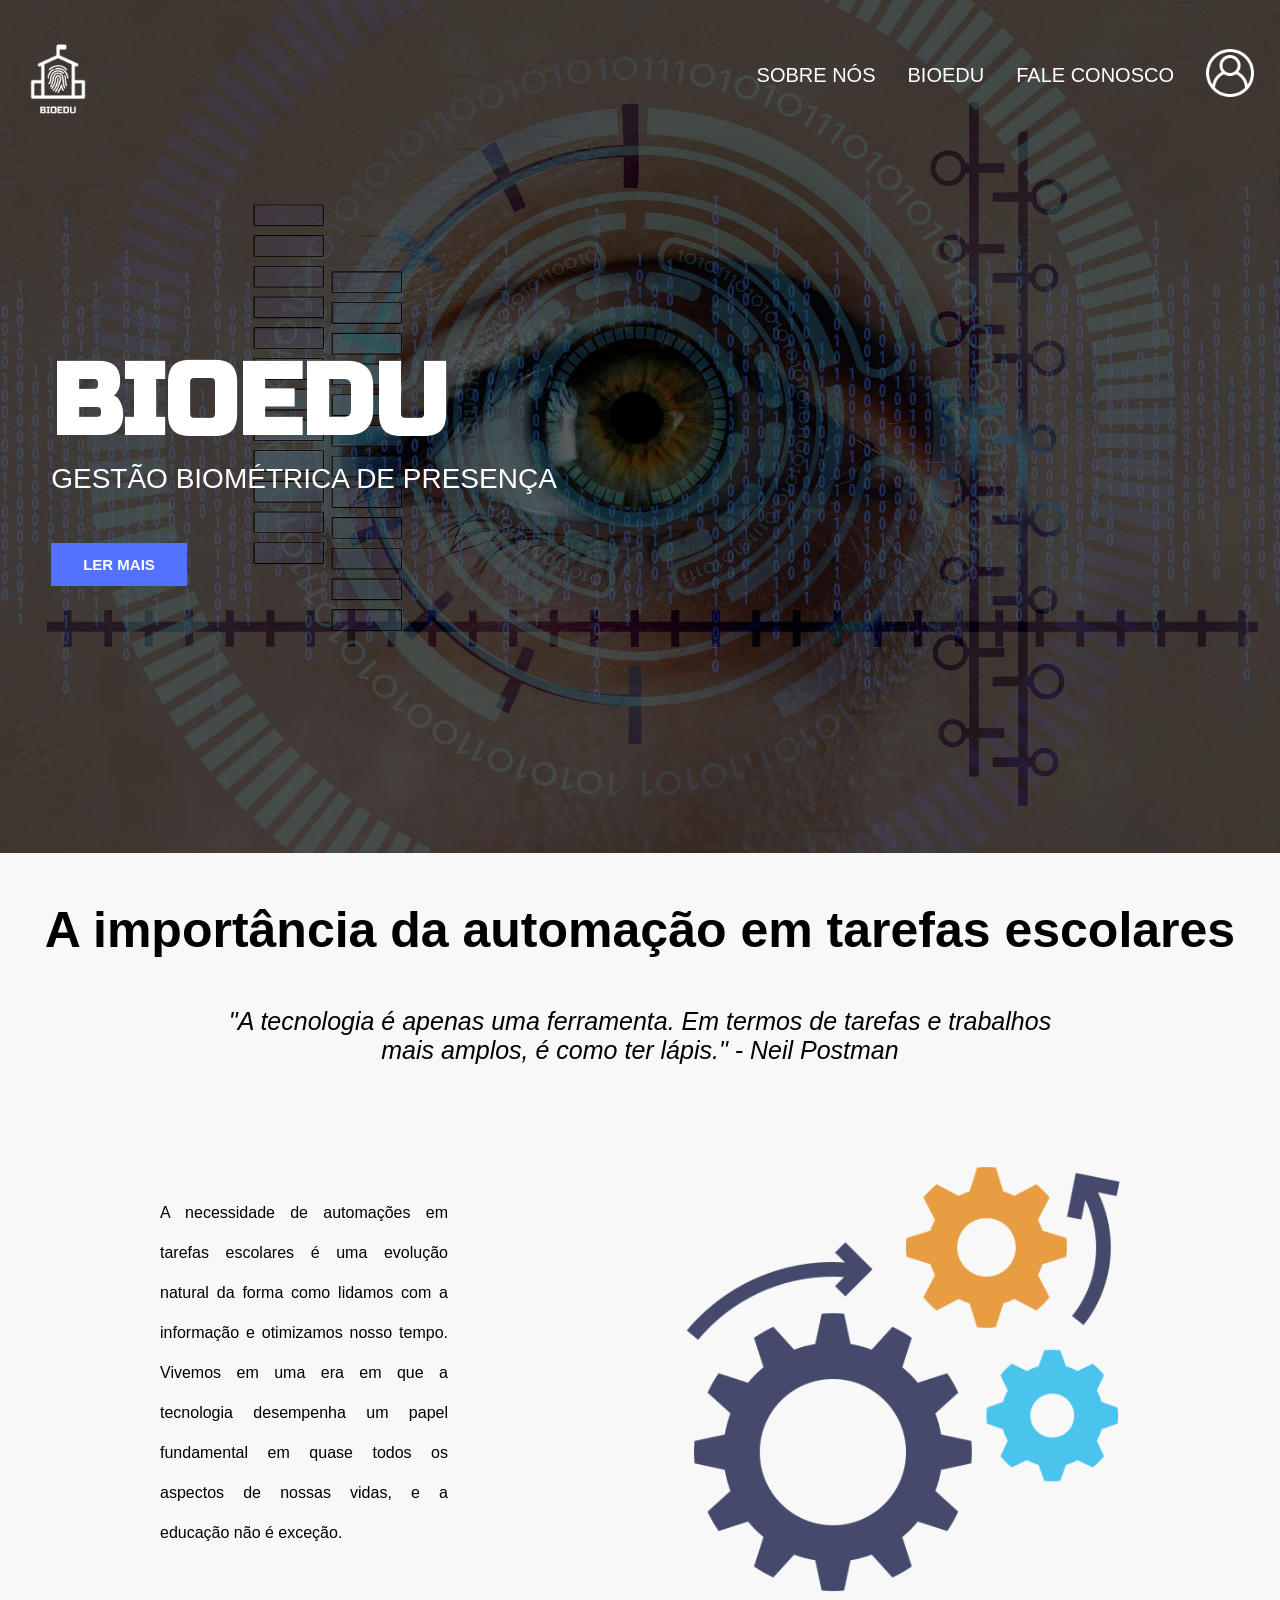
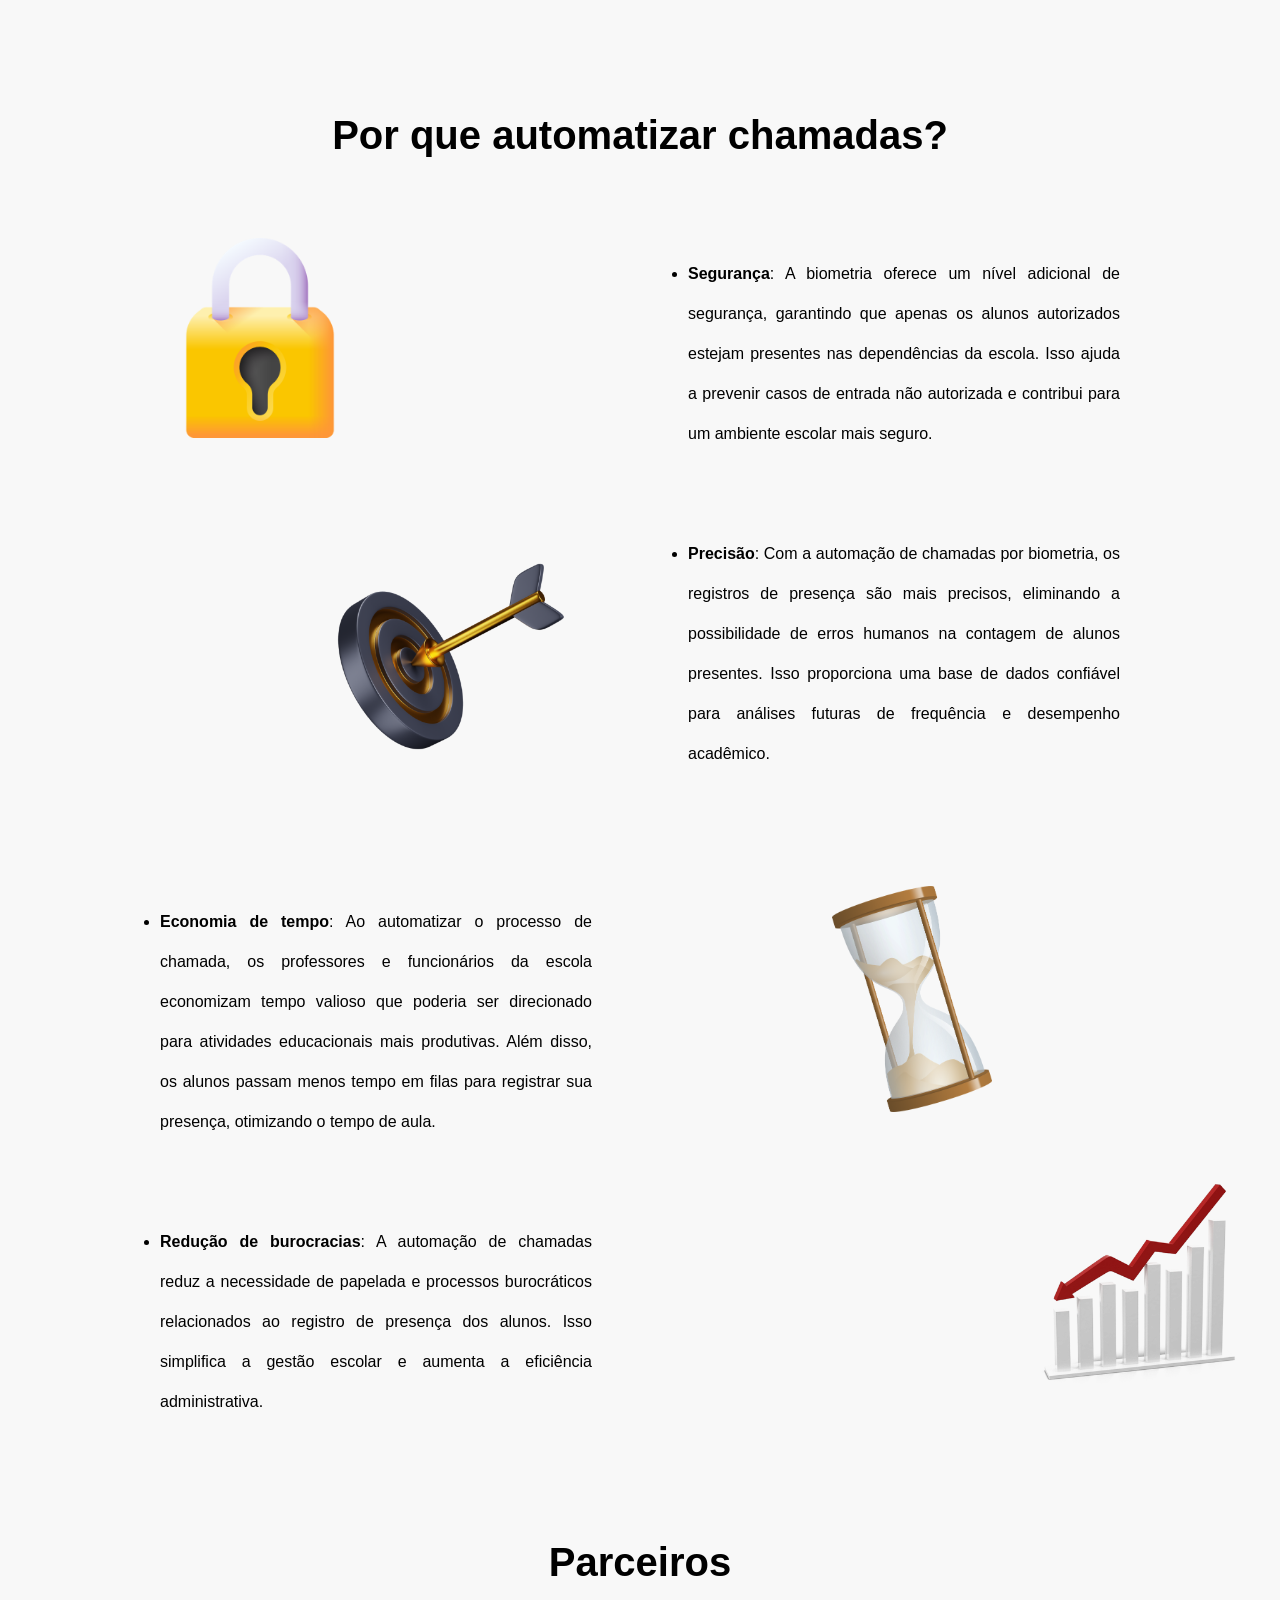
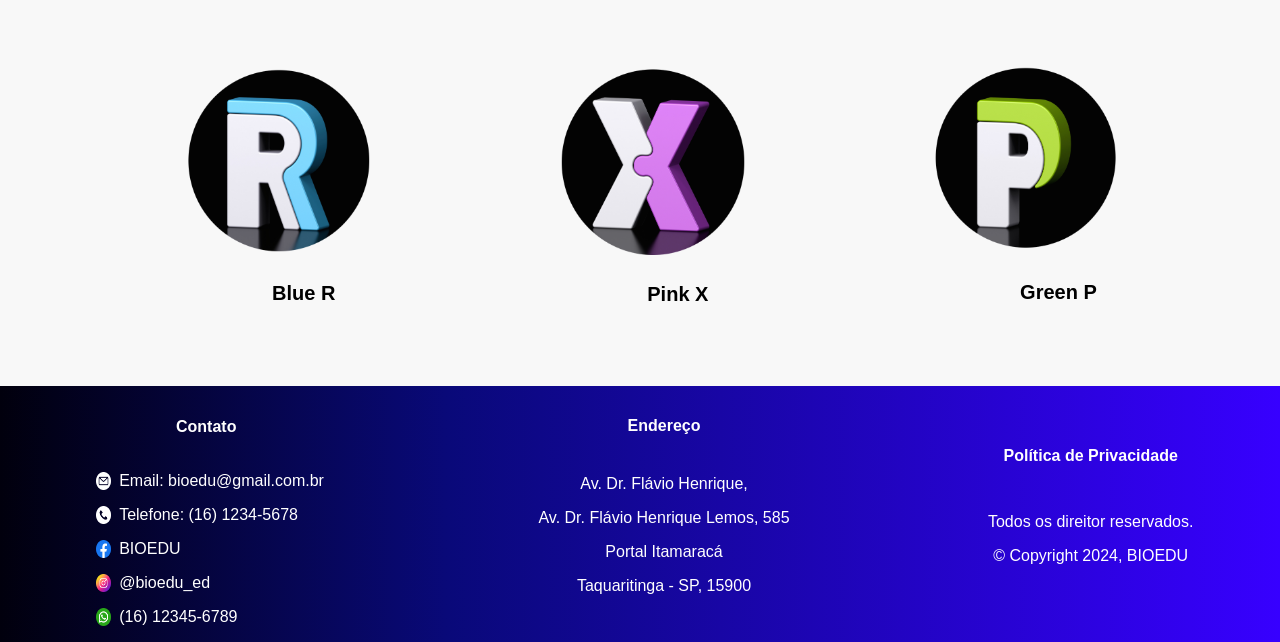
<file: index.html>
<!DOCTYPE html>
<html lang="pt-br">

<head>
    <meta charset="UTF-8">
    <meta name="viewport" content="width=device-width, initial-scale=1.0">
    <link rel="icon" href="favicon_io/favicon-16x16.png">
    <link rel="stylesheet" href="CSS/styleInicio.css">
    <title>BIOEDU - Gestão biométrica de presença</title>
</head>

<body>
    <section class="banner">
        <img src="imagens/plano de fundo.jpg" alt="Imagem de um olho sendo escaneado por biometria">
    </section>

    <a href="index.html"><img class="logo" src="imagens/LOGO - BIOEDU - BRANCO ESCRITO.png" alt="Logo BioEdu"></a>
    
    <header>

        <nav class="nav">

            <button class="hamburger"></button>

            <ul class="menu1">
                
                <li><a href="sobreNos.html">SOBRE NÓS</a></li>
                
                <li><a href="bioedu.html">BIOEDU</a></li>

                <li><a href="faleConosco.html">FALE CONOSCO</a></li>
            </ul>

            <a href="login.html"><img class="imgLogin" src="imagens/login.png" alt="Ícone de login" width="48px"></a>
        </nav>
    </header>

    <main>
        <div class="tituloBioEdu">
            <h1>BIOEDU</h1>
            <p>GESTÃO BIOMÉTRICA DE PRESENÇA</p>

            <button class="btnMais" onclick="rolar('#conteudo1')">LER MAIS</button>
        </div>

        <section id="conteudo1">
            <h2>A importância da automação em tarefas escolares</h2>

            <p class="citacao"><em>"A tecnologia é apenas uma ferramenta. Em termos de tarefas e trabalhos <br>
                    mais amplos, é como ter lápis." - Neil Postman</em></p>
        </section>

        <section id="conteudo2">
            <div class="ladoTexto">
                <p class="parag1">
                    A necessidade de automações em tarefas
                    escolares é uma evolução natural da forma
                    como lidamos com a informação e
                    otimizamos nosso tempo. Vivemos em
                    uma era em que a tecnologia desempenha
                    um papel fundamental em quase todos os
                    aspectos de nossas vidas, e a educação
                    não é exceção.
                </p>
            </div>

            <div class="ladoImagem">
                <img class="engrenagens" src="imagens/engineering.png" alt="Engrenagens coloridas" width="500px">
            </div>
        </section>


        <section id="conteudo3">
            <h3>Por que automatizar chamadas?</h3>

            <div class="ladoTexto2">
                <ul class="parag2">
                    <li><strong>Segurança</strong>: A biometria oferece um nível adicional de segurança, garantindo que
                        apenas os alunos autorizados estejam presentes nas dependências da escola. Isso ajuda a prevenir
                        casos de entrada não autorizada e contribui para um ambiente escolar mais seguro.
                    </li>
                    <br><br>
                    <li><strong>Precisão</strong>: Com a automação de chamadas por biometria, os registros de presença
                        são mais precisos, eliminando a possibilidade de erros humanos na contagem de alunos presentes.
                        Isso proporciona uma base de dados confiável para análises futuras de frequência e desempenho
                        acadêmico.</li>
                </ul>
            </div>

            <div class="ladoImagem2">
                <img class="lock" src="imagens/3d-lock.png" alt="Cadeado em 3D">
                <img class="alvo" src="imagens/target-dynamic-premium.png" alt="Flecha acertando um alvo precisamente">
            </div>
        </section>

        <section id="conteudo4">

            <div class="ladoTexto3">
                <ul class="parag3">
                    <li><strong>Economia de tempo</strong>: Ao automatizar o processo de chamada, os professores e
                        funcionários da escola economizam tempo valioso que poderia ser direcionado para atividades
                        educacionais mais produtivas. Além disso, os alunos passam menos tempo em filas para registrar
                        sua presença, otimizando o tempo de aula.
                    </li>
                    <br><br>
                    <li><strong>Redução de burocracias</strong>: A automação de chamadas reduz a necessidade de papelada
                        e processos burocráticos relacionados ao registro de presença dos alunos. Isso simplifica a
                        gestão escolar e aumenta a eficiência administrativa.
                    </li>
                </ul>
            </div>

            <div class="ladoImagem3">
                <img class="tempo" src="imagens/hourglass-1046841_1280.png" alt="Ampulheta">
                <img class="grafico" src="imagens/pngwing.com (1).png" alt="Flecha acertando um alvo precisamente">
            </div>
        </section>

        <section class="parceiros">
            <h3>Parceiros</h3>

            <div class="logoParc">
                <div class="parc">
                    <img src="imagens/R.png" alt="Logo de um R branco em azul">
                    <p><strong>Blue R</strong></p>
                </div>

                <div class="parc">
                    <img src="imagens/X.png" alt="Logo de um X branco e rosa">
                    <p><strong>Pink X</strong></p>
                </div>

                <div class="parc">
                    <img src="imagens/P.png" alt="Logo de um P branco e verde">
                    <p><strong>Green P</strong></p>
                </div>
            </div>
        </section>
    </main>

    <footer>
        <div class="contato">
            <h4>Contato</h4> <br><br>

            <div class="email">
                <img src="imagens/email.png" alt="Ícone de email" width="4%">
                <p>Email: bioedu@gmail.com.br</p>
            </div>

            <div class="telefone">
                <img src="imagens/phone-call.png" alt="Ícone de um telefone" width="4%">
                <p>Telefone: (16) 1234-5678</p>
            </div>

            <div class="facebook">
                <img src="imagens/facebook.png" alt="Ícone do Facebook" width="4%">
                <p>BIOEDU</p>
            </div>

            <div class="instagram">
                <img src="imagens/instagram.png" alt="Ícone do Instagram" width="4%">
                <p>@bioedu_ed</p>
            </div>

            <div class="whatsapp">
                <img src="imagens/whatsapp.png" alt="Ícone do Whatsapp" width="4%">
                <p>(16) 12345-6789</p>
            </div>
        </div>

        <div class="endereco">
            <h4>Endereço</h4>
            <p>Av. Dr. Flávio Henrique,</p>

            <p>Av. Dr. Flávio Henrique Lemos, 585</p>

            <p>Portal Itamaracá</p>

            <p>Taquaritinga - SP, 15900</p>
        </div>

        <div class="politica">
            <h4>Política de Privacidade</h4>

            <div>
                <p>Todos os direitor reservados.</p>

                <p>&copy; Copyright 2024, BIOEDU</p>
            </div>
        </div>
    </footer>

    <div vw class="enabled">
        <div vw-access-button class="active"></div>
        <div vw-plugin-wrapper>
            <div class="vw-plugin-top-wrapper"></div>
        </div>
    </div>
    <script src="https://vlibras.gov.br/app/vlibras-plugin.js"></script>
    <script>
        new window.VLibras.Widget('https://vlibras.gov.br/app');
    </script>
</body>
<script src="JS/script.js"></script>

</html>
</file>
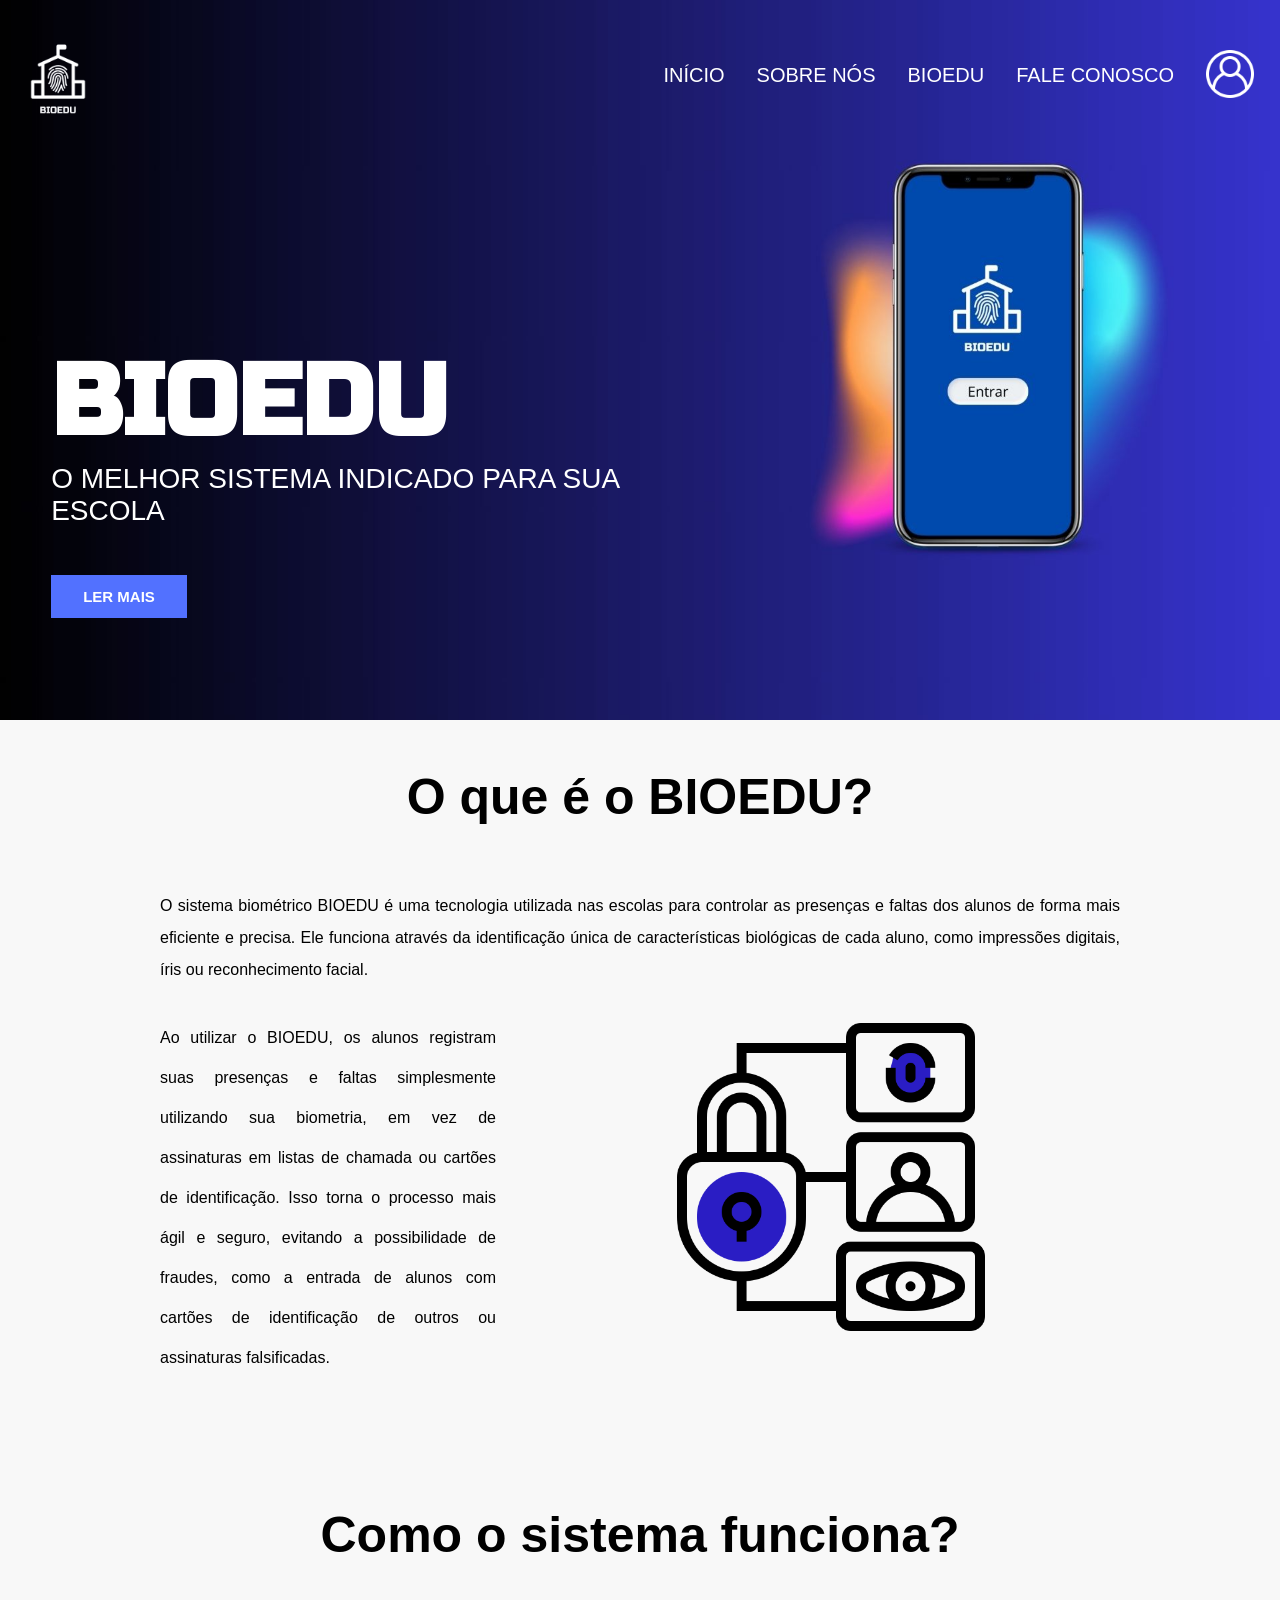
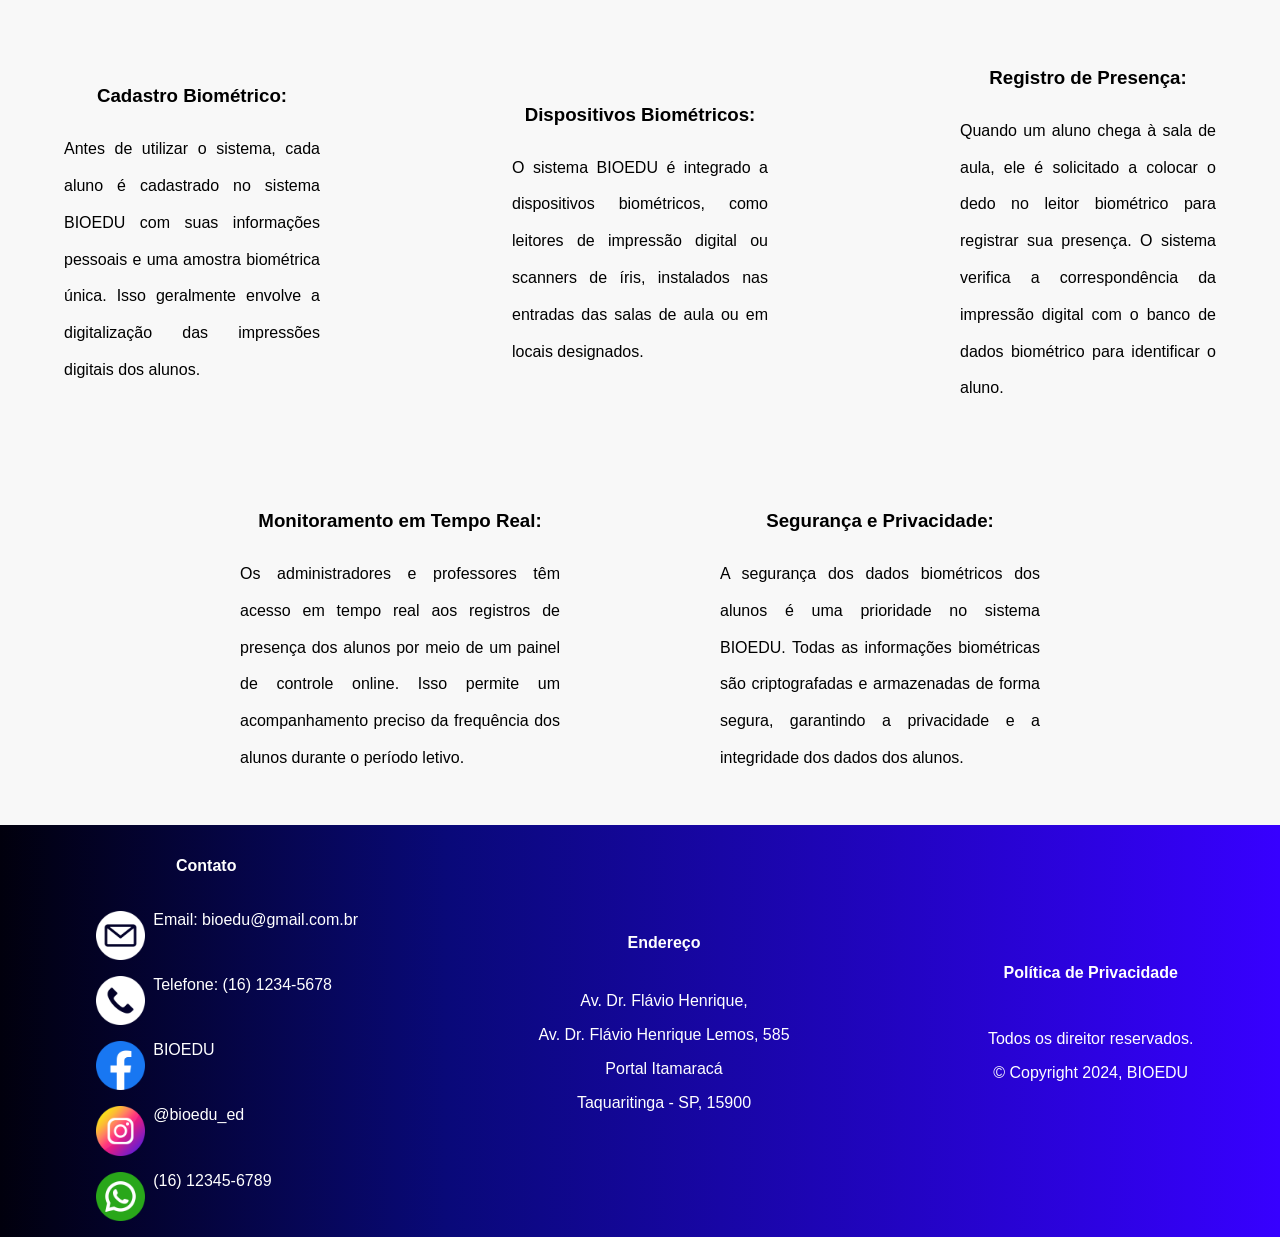
<file: bioedu.html>
<!DOCTYPE html>
<html lang="pt-br">
<head>
    <meta charset="UTF-8">
    <meta name="viewport" content="width=device-width, initial-scale=1.0">
    <link rel="icon" href="favicon_io/favicon-16x16.png">  
    <link rel="stylesheet" href="CSS/styleBioedu.css">
    <title>BIOEDU</title>
</head>
<body>

    <section class="banner">
        <img src="imagens/plano de fundo-BIOEDU.jpg" alt="Um fundo de gradiente do preto para o azul">
    </section>   

    <a href="index.html"><img class="logo" src="imagens/LOGO - BIOEDU - BRANCO ESCRITO.png" alt="Logo BioEdu"></a>
    
    <header>

        <nav class="nav">

            <button class="hamburger"></button>

            <ul class="menu1">

                <li><a href="index.html">INÍCIO</a></li>
                
                <li><a href="sobreNos.html">SOBRE NÓS</a></li>
                
                <li><a href="bioedu.html">BIOEDU</a></li>

                <li><a href="faleConosco.html">FALE CONOSCO</a></li>
            </ul>

            <a href="login.html"><img class="imgLogin" src="imagens/login.png" alt="Ícone de login" width="48px"></a>
        </nav>
    </header>

    <main>
        <div class="tituloBioEdu">
            <h1>BIOEDU</h1>
            <p>O MELHOR SISTEMA INDICADO PARA SUA ESCOLA</p>

            <button class="btnMais" onclick="rolar('#conteudo1')">LER MAIS</button>
        </div>

        <div id="conteudo1">
            <h2>O que é o BIOEDU?</h2>
    
                <p class="p1_bioedu">O sistema biométrico BIOEDU é uma tecnologia utilizada nas escolas para controlar as presenças e faltas dos alunos de forma mais eficiente e precisa. Ele funciona através da identificação única de características biológicas de cada aluno, como impressões digitais, íris ou reconhecimento facial.</p>
        </div>

        <div class="conteudo2_bioedu">
            <div class="ladoTexto_bioedu">
                <p class="parag1_bioedu">
                    Ao utilizar o BIOEDU, os alunos registram suas presenças e faltas simplesmente utilizando sua biometria, em vez de assinaturas em listas de chamada ou cartões de identificação. Isso torna o processo mais ágil e seguro, evitando a possibilidade de fraudes, como a entrada de alunos com cartões de identificação de outros ou assinaturas falsificadas.
                </p>
        </div>

            <div class="ladoImagem_bioedu">
                <img class="biometric" src="imagens/biometric.png" alt="Ícone representando um sistema de biometria" width="350px">
            </div>
        </div>

        <h2 class="titulo3_bioedu">Como o sistema funciona?</h2>

        <div class="conteudo3_bioedu">
            
            <div class="pt1">
                <h3><strong>Cadastro Biométrico:</strong></h3>

                <p>Antes de utilizar o sistema, cada aluno é cadastrado no sistema BIOEDU com suas informações pessoais e uma amostra biométrica única. Isso geralmente envolve a digitalização das impressões digitais dos alunos.</p>
            </div>

            <div class="pt2">
                <h3><strong>Dispositivos Biométricos:</strong></h3>

                <p>O sistema BIOEDU é integrado a dispositivos biométricos, como leitores de impressão digital ou scanners de íris, instalados nas entradas das salas de aula ou em locais designados.</p>
            </div>

            <div class="pt3">
                <h3><strong>Registro de Presença:</strong></h3>

                <p>Quando um aluno chega à sala de aula, ele é solicitado a colocar o dedo no leitor biométrico para registrar sua presença. O sistema verifica a correspondência da impressão digital com o banco de dados biométrico para identificar o aluno.</p>
            </div>

            <div class="pt4">
                <h3><strong>Monitoramento em Tempo Real:</strong></h3>

                <p>Os administradores e professores têm acesso em tempo real aos registros de presença dos alunos por meio de um painel de controle online. Isso permite um acompanhamento preciso da frequência dos alunos durante o período letivo.</p>
            </div>

            <div class="pt5">
                <h3><strong>Segurança e Privacidade:</strong></h3>

                <p>A segurança dos dados biométricos dos alunos é uma prioridade no sistema BIOEDU. Todas as informações biométricas são criptografadas e armazenadas de forma segura, garantindo a privacidade e a integridade dos dados dos alunos.</p>
            </div>
        </div>
    </main>

    <footer>
        <div class="contato">
            <h4>Contato</h4> <br><br>

           <div class="email">
                <img src="imagens/email.png" alt="Ícone de email" width="4%">
                <p>Email: bioedu@gmail.com.br</p>
           </div>

           <div class="telefone">
                <img src="imagens/phone-call.png" alt="Ícone de um telefone" width="4%">
                <p>Telefone: (16) 1234-5678</p>
           </div>

           <div class="facebook">
                <img src="imagens/facebook.png" alt="Ícone do Facebook" width="4%">
                <p>BIOEDU</p>
           </div>

            <div class="instagram">
                <img src="imagens/instagram.png" alt="Ícone do Instagram" width="4%">
                <p>@bioedu_ed</p>
            </div>

            <div class="whatsapp">
                <img src="imagens/whatsapp.png" alt="Ícone do Whatsapp" width="4%">
                <p>(16) 12345-6789</p>
            </div>
        </div>

        <div class="endereco">
            <h4>Endereço</h4>
                <p>Av. Dr. Flávio Henrique,</p>

                <p>Av. Dr. Flávio Henrique Lemos, 585</p>

                <p>Portal Itamaracá</p>

                <p>Taquaritinga - SP, 15900</p>
        </div>

        <div class="politica">
            <h4>Política de Privacidade</h4>

            <div>
                <p>Todos os direitor reservados.</p>

                <p>&copy; Copyright 2024, BIOEDU</p>
            </div>
        </div>
    </footer>

    <div vw class="enabled">
        <div vw-access-button class="active"></div>
        <div vw-plugin-wrapper>
          <div class="vw-plugin-top-wrapper"></div>
        </div>
      </div>
      <script src="https://vlibras.gov.br/app/vlibras-plugin.js"></script>
      <script>
        new window.VLibras.Widget('https://vlibras.gov.br/app');
      </script>
</body>
<script src="JS/script.js"></script>
</html>
</file>
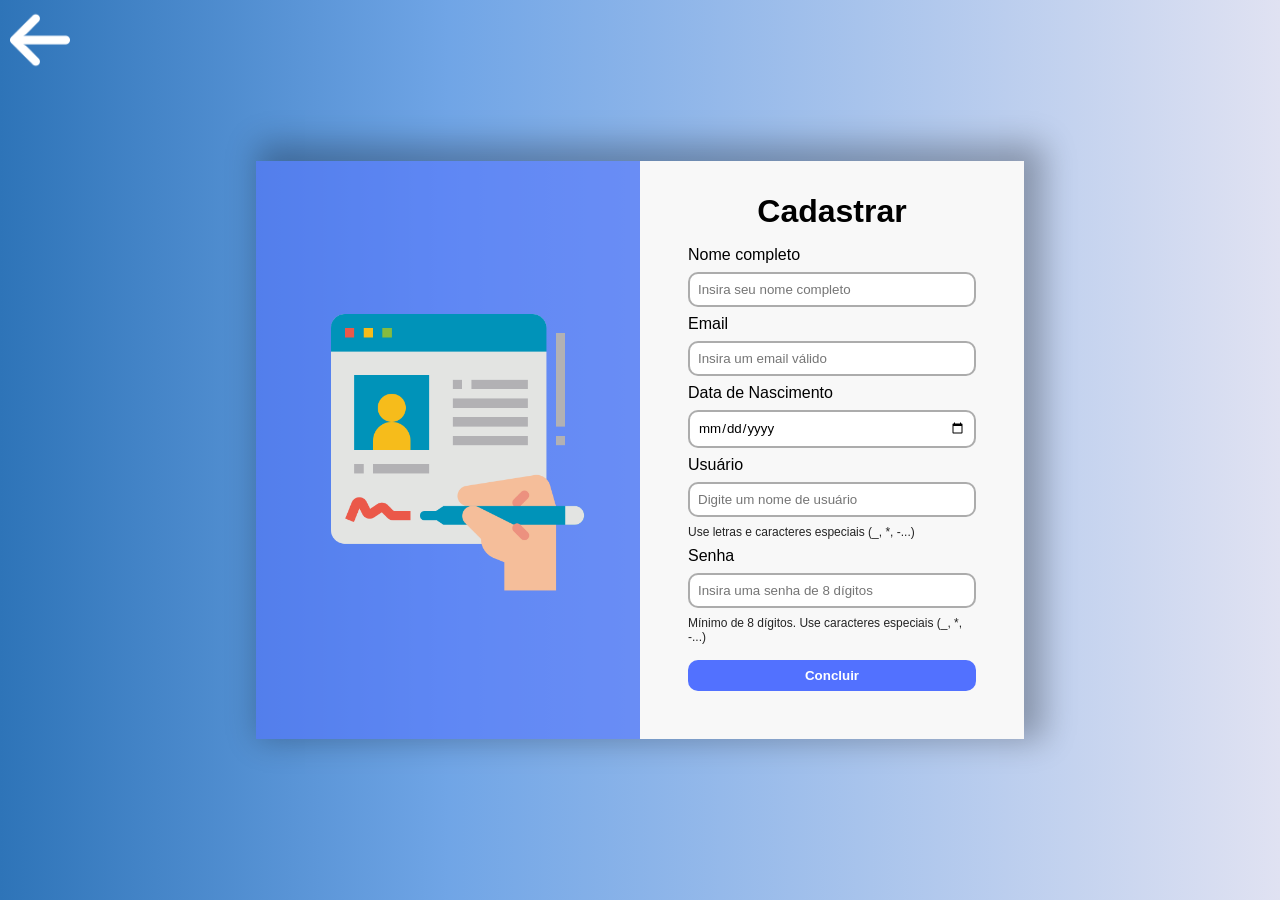
<file: cadastrar.html>
<!DOCTYPE html>
<html lang="pt-br">
<head>
    <meta charset="UTF-8">
    <meta name="viewport" content="width=device-width, initial-scale=1.0">
    <link rel="stylesheet" href="CSS/styleCadastro.css">
    <link rel="icon" href="favicon_io/favicon-16x16.png">  
    <title>Entrar - BIOEDU</title>
</head>
<body>
    <main>
        <div class="containerLogin">
            <div class="voltar">
                <a href="index.html"><img src="imagens/arrow.png" alt="Seta para voltar à página inicial do site" class="imgSeta"></a>
            </div>

            <div class="lados">
                <div class="lado1">
                    <img src="imagens/register.png" alt="Ícone representando um cadastro online" width="300px" class="img2">
                </div>
                <div class="lado2">
                    <h1 class="tituloEntrar">Cadastrar</h1>

                    <form action="" method="GET" class="form">
                        <label for="txtNome">Nome completo</label>
                        <input type="text" name="txtNome" id="txtNome" placeholder="Insira seu nome completo" required>
                       
                        <label for="txtEmail">Email</label>
                        <input type="email" name="txtEmail" id="txtEmail" placeholder="Insira um email válido" required>

                        <label for="txtData">Data de Nascimento</label>
                        <input type="date" name="txtData" id="txtData">

                        <label for="txtEscolhaUsuario">Usuário</label>
                        <input type="text" name="txtEscolhaUsuario" id="txtEscolhaUsuario" placeholder="Digite um nome de usuário" required>
                        <span>Use letras e caracteres especiais (_, *, -...)</span>

                        <label for="txtEscolhaSenha">Senha</label>
                        <input type="password" name="txtEscolhaSenha" id="txtEscolhaSenha" placeholder="Insira uma senha de 8 dígitos" required>
                        <span>Mínimo de 8 dígitos. Use caracteres especiais (_, *, -...) </span>

                        <button type="submit" class="btn">Concluir</button>
                    </form>
                </div>
            </div>
        </div>
    </main>

        <div vw class="enabled">
            <div vw-access-button class="active"></div>
            <div vw-plugin-wrapper>
              <div class="vw-plugin-top-wrapper"></div>
            </div>
          </div>
          <script src="https://vlibras.gov.br/app/vlibras-plugin.js"></script>
          <script>
            new window.VLibras.Widget('https://vlibras.gov.br/app');
          </script>
</body>
</html>
</file>
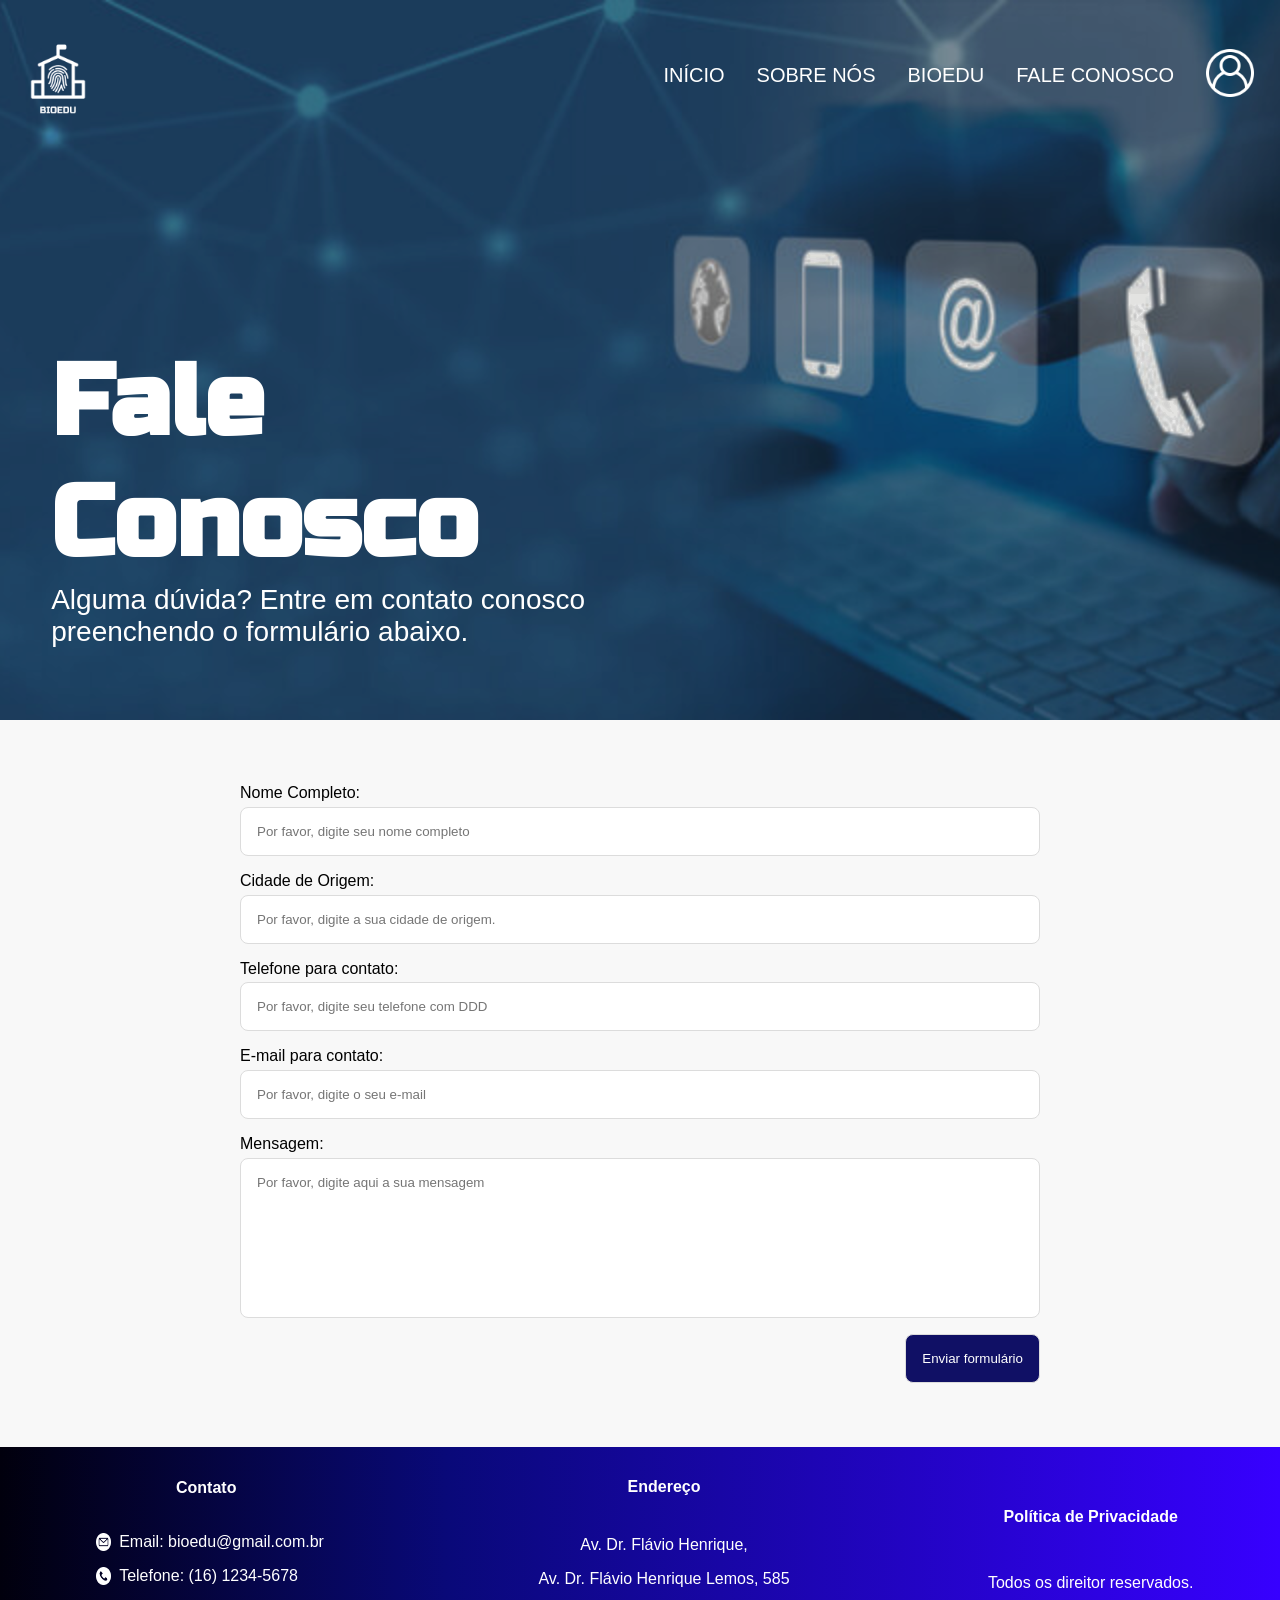
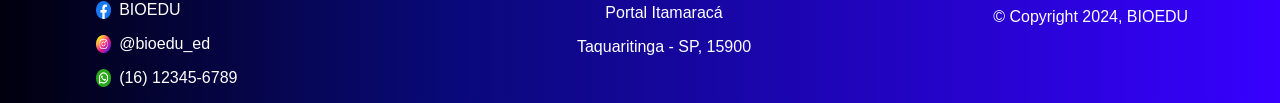
<file: faleConosco.html>
<!DOCTYPE html>
<html lang="en">
<head>
    <meta charset="UTF-8">
    <meta name="viewport" content="width=device-width, initial-scale=1.0">
    <link rel="icon" href="favicon_io/favicon-16x16.png">  
    <link rel="stylesheet" href="CSS/styleFaleConosco.css">
    <title>Fale Conosco - BIOEDU</title>
</head>
<body>

    <section class="banner">
        <img src="imagens/plano de fundo-contato.jpg" alt="Um fundo de gradiente do preto para o azul">
    </section>   

    <a href="index.html"><img class="logo" src="imagens/LOGO - BIOEDU - BRANCO ESCRITO.png" alt="Logo BioEdu"></a>
    
    <header>

        <nav class="nav">

            <button class="hamburger"></button>

            <ul class="menu1">

                <li><a href="index.html">INÍCIO</a></li>
                
                <li><a href="sobreNos.html">SOBRE NÓS</a></li>
                
                <li><a href="bioedu.html">BIOEDU</a></li>

                <li><a href="faleConosco.html">FALE CONOSCO</a></li>
            </ul>

            <a href="login.html"><img class="imgLogin" src="imagens/login.png" alt="Ícone de login" width="48px"></a>
        </nav>
    </header>

    <main>
        <div class="tituloBioEdu">
            <h1>Fale Conosco</h1>
            <p>Alguma dúvida? Entre em contato conosco preenchendo o formulário abaixo.</p>
        </div>

        <div class="container">
            <form class="formContato" method="POST" action="contato">

                <!-- <label> é como se fosse um <p> só que funciona melhor com formulários. -->
                <label for="camponome">Nome Completo:</label>
                <!-- <input type="text"> define o tipo de entrada que o usuário vai por, nesse caso de texto. name="" indica o nome que será puxado pelo servidor. placeholder="" o texto permanece até que o usuário intereja com a caixa de texto. required deixa o campo obrigatório -->
                <input id="camponome" type="text" name="nomecompleto" placeholder="Por favor, digite seu nome completo" required>

                <label for="campocidade">Cidade de Origem:</label>
                <input id="campocidade" type="text" name="campocidade" placeholder="Por favor, digite a sua cidade de origem.">

                <label for="campotelefone">Telefone para contato:</label>
                <input id="campotelefone" type="tel" name="campotelefone" placeholder="Por favor, digite seu telefone com DDD" required>

                <label for="campoemail">E-mail para contato:</label>
                <input id="campoemail" type="email" name="campoemail" placeholder="Por favor, digite o seu e-mail" required>

                <label for="campomensagem">Mensagem:</label>
                <!-- <textarea> possibilita quebra de linha na escrita do texto -->
                <textarea id="campomensagem" name="campomensagem" placeholder="Por favor, digite aqui a sua mensagem" required></textarea>

                <div class="paiBotao">
                    <input id="botaoEnviar" type="submit" value="Enviar formulário">
                </div>
            </form>
        </div>
    </main>

    <footer>
        <div class="contato">
            <h4>Contato</h4> <br><br>

           <div class="email">
                <img src="imagens/email.png" alt="Ícone de email" width="4%">
                <p>Email: bioedu@gmail.com.br</p>
           </div>

           <div class="telefone">
                <img src="imagens/phone-call.png" alt="Ícone de um telefone" width="4%">
                <p>Telefone: (16) 1234-5678</p>
           </div>

           <div class="facebook">
                <img src="imagens/facebook.png" alt="Ícone do Facebook" width="4%">
                <p>BIOEDU</p>
           </div>

            <div class="instagram">
                <img src="imagens/instagram.png" alt="Ícone do Instagram" width="4%">
                <p>@bioedu_ed</p>
            </div>

            <div class="whatsapp">
                <img src="imagens/whatsapp.png" alt="Ícone do Whatsapp" width="4%">
                <p>(16) 12345-6789</p>
            </div>
        </div>

        <div class="endereco">
            <h4>Endereço</h4>
                <p>Av. Dr. Flávio Henrique,</p>

                <p>Av. Dr. Flávio Henrique Lemos, 585</p>

                <p>Portal Itamaracá</p>

                <p>Taquaritinga - SP, 15900</p>
        </div>

        <div class="politica">
            <h4>Política de Privacidade</h4>

            <div>
                <p>Todos os direitor reservados.</p>

                <p>&copy; Copyright 2024, BIOEDU</p>
            </div>
        </div>
    </footer>

    <div vw class="enabled">
        <div vw-access-button class="active"></div>
        <div vw-plugin-wrapper>
          <div class="vw-plugin-top-wrapper"></div>
        </div>
      </div>
      <script src="https://vlibras.gov.br/app/vlibras-plugin.js"></script>
      <script>
        new window.VLibras.Widget('https://vlibras.gov.br/app');
      </script>
</body>

<script src="JS/script.js"></script>
</html>
</file>
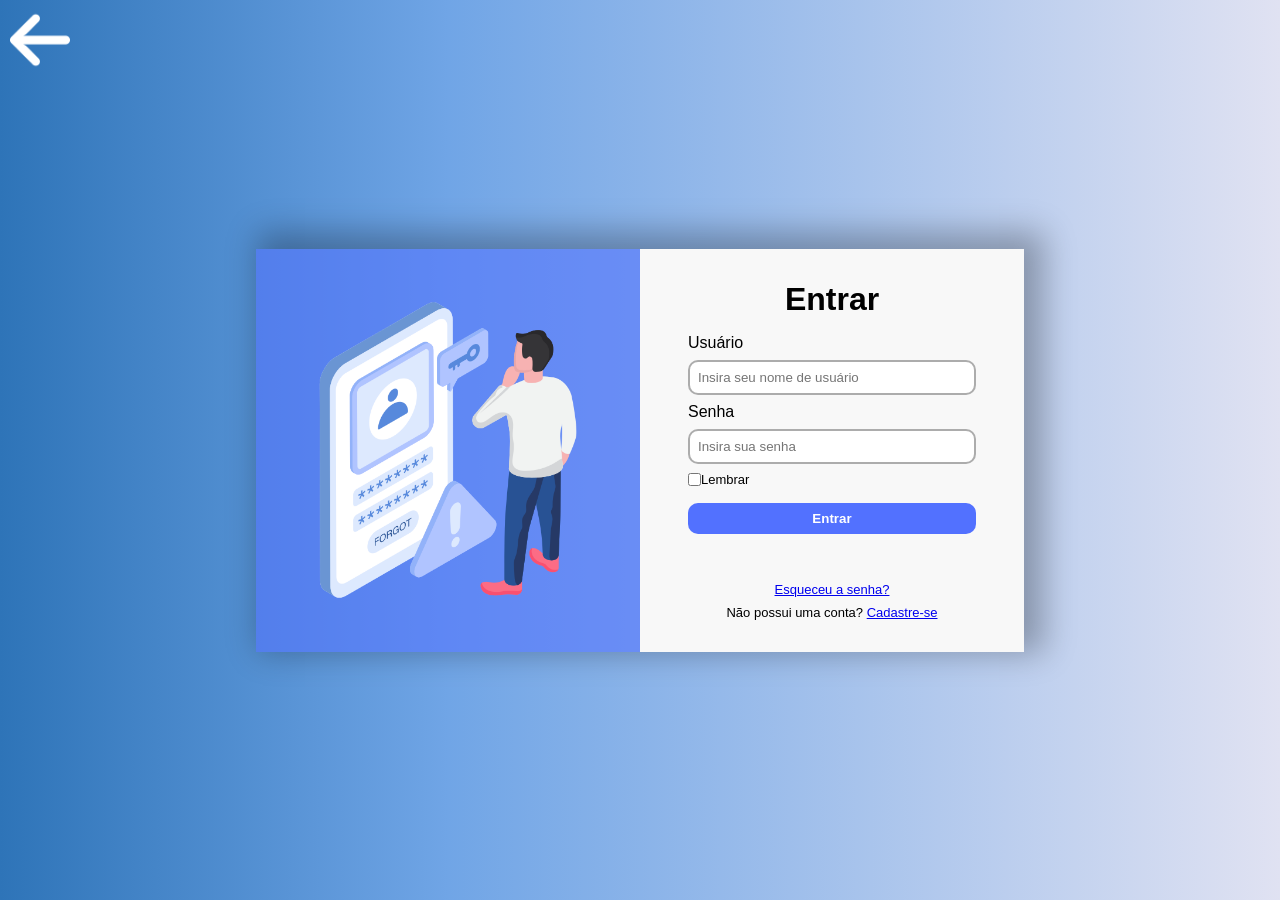
<file: login.html>
<!DOCTYPE html>
<html lang="pt-br">
<head>
    <meta charset="UTF-8">
    <meta name="viewport" content="width=device-width, initial-scale=1.0">
    <link rel="stylesheet" href="CSS/styleLogin.css">
    <link rel="icon" href="favicon_io/favicon-16x16.png">  
    <title>Entrar - BIOEDU</title>
</head>
<body>
    <main>
        <div class="containerLogin">
            <div class="voltar">
                <a href="index.html"><img src="imagens/arrow.png" alt="Seta para voltar à página inicial do site" class="imgSeta"></a>
            </div>

            <div class="lados">
                <div class="lado1">
                    <img src="imagens/icone-entrar.png" alt="Ícone de uma pessoa entrando em sua conta online" width="300px">
                </div>
                <div class="lado2">
                    <h1 class="tituloEntrar">Entrar</h1>

                    <form action="" method="GET" class="form">
                        <label for="txtNome">Usuário</label>
                        <input type="text" name="txtNome" id="txtNome" placeholder="Insira seu nome de usuário" required>

                        <label for="txtSenha">Senha</label>
                        <input type="password" name="txtSenha" id="txtSenha" placeholder="Insira sua senha" required>

                        <div class="cbRemember">
                            <input type="checkbox" name="remember" id="remember">
                            <p>Lembrar</p>
                        </div>

                        <button class="btn">Entrar</button>
                    </form>

                    <div class="complementosLogin">
                        <a href="#" class="esqueceuSenha">Esqueceu a senha?</a>

                        <p>Não possui uma conta? <a href="cadastrar.html">Cadastre-se</a></p>
                    </div>
                </div>
            </div>
        </div>
    </main>

        <div vw class="enabled">
            <div vw-access-button class="active"></div>
            <div vw-plugin-wrapper>
              <div class="vw-plugin-top-wrapper"></div>
            </div>
          </div>
          <script src="https://vlibras.gov.br/app/vlibras-plugin.js"></script>
          <script>
            new window.VLibras.Widget('https://vlibras.gov.br/app');
          </script>
</body>
</html>
</file>
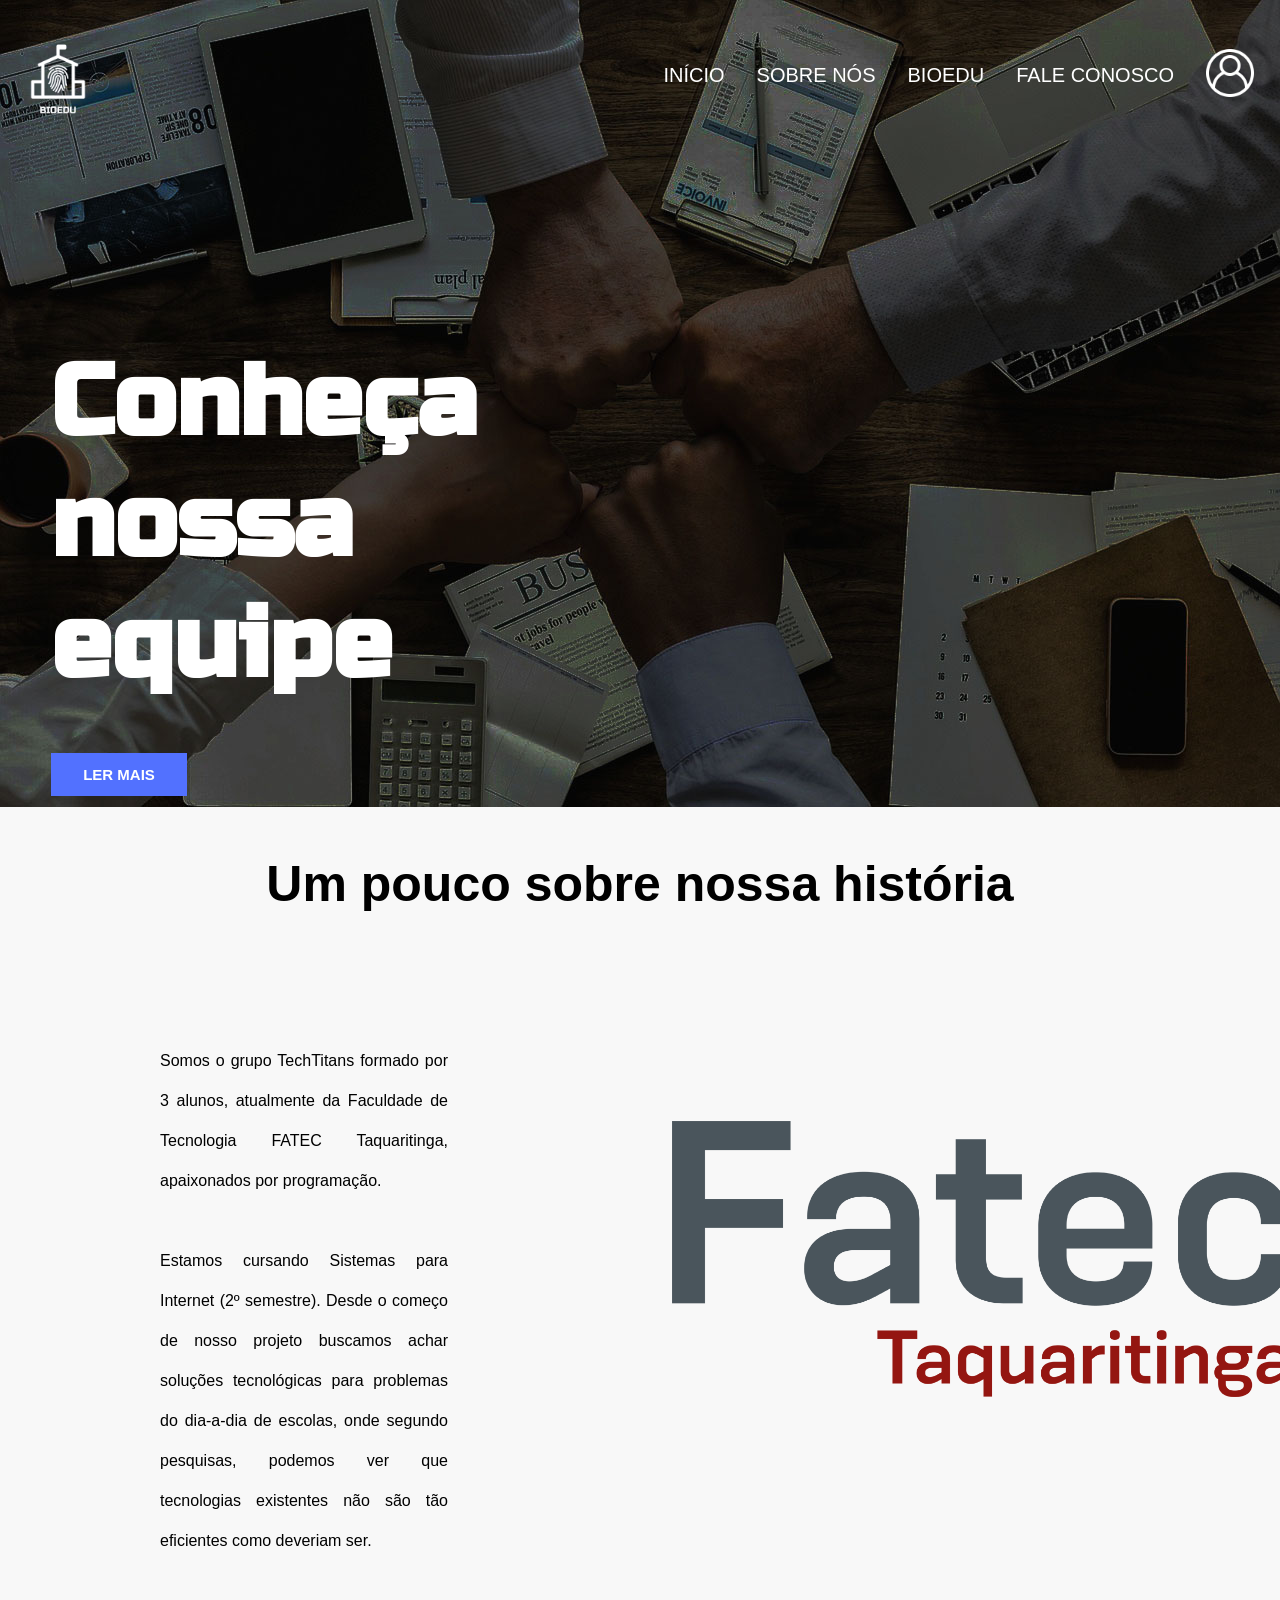
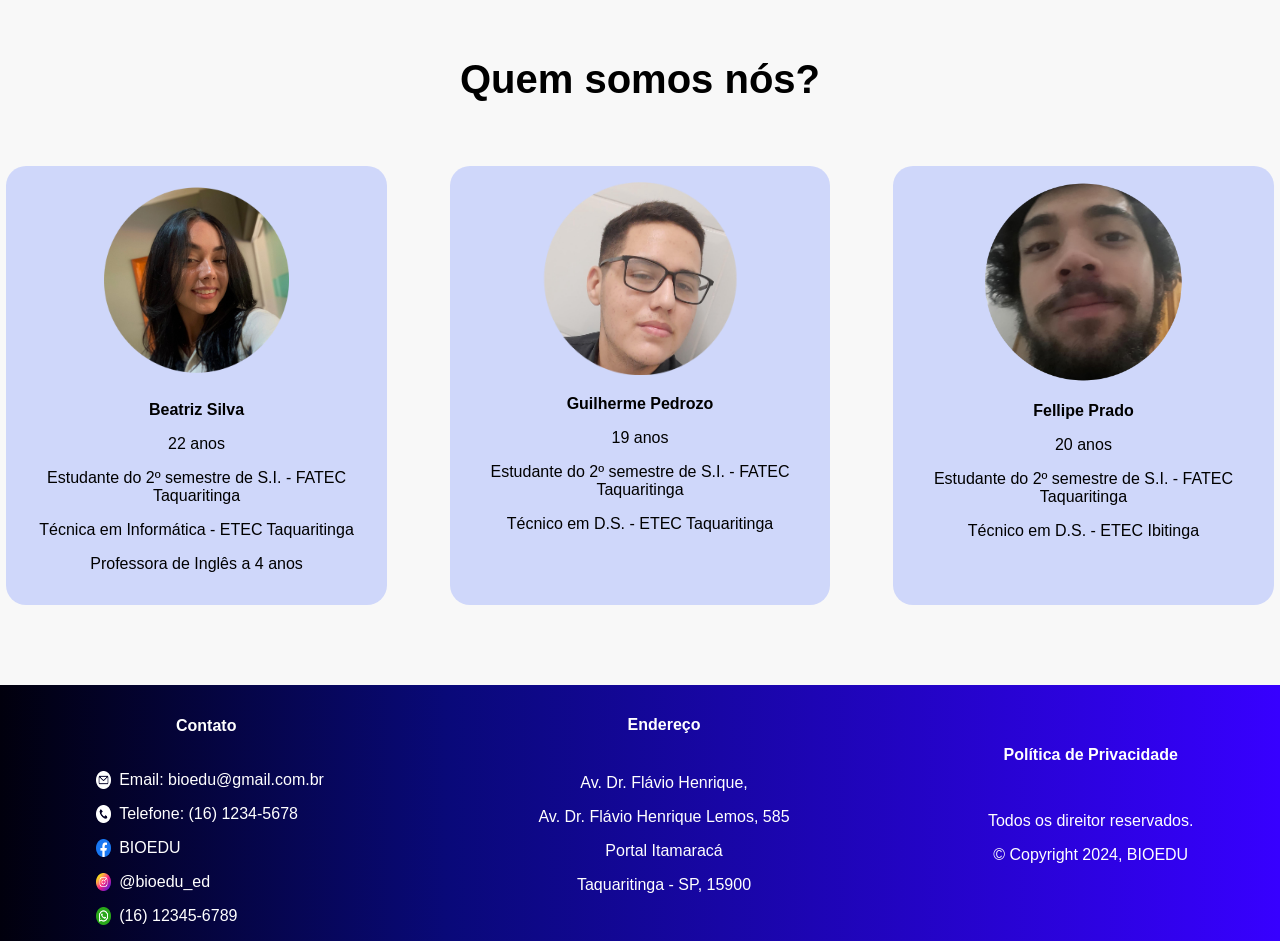
<file: sobreNos.html>
<!DOCTYPE html>
<html lang="pt-br">
<head>
    <meta charset="UTF-8">
    <meta name="viewport" content="width=device-width, initial-scale=1.0">    
    <link rel="icon" href="favicon_io/favicon-16x16.png">  
    <link rel="stylesheet" href="CSS/styleSobreNos.css">
    <title>BIOEDU - SOBRE NÓS</title>
</head>
<body>
        <section class="banner">
            <img src="imagens/plano de fundo-sobrenos.jpg" alt="Um grupo de pessoas com as mãos dadas">
        </section>

        <a href="index.html"><img class="logo" src="imagens/LOGO - BIOEDU - BRANCO ESCRITO.png" alt="Logo BioEdu"></a>
    
    <header>

        <nav class="nav">

            <button class="hamburger"></button>

            <ul class="menu1">

                <li><a href="index.html">INÍCIO</a></li>
                
                <li><a href="sobreNos.html">SOBRE NÓS</a></li>
                
                <li><a href="bioedu.html">BIOEDU</a></li>

                <li><a href="faleConosco.html">FALE CONOSCO</a></li>
            </ul>

            <a href="login.html"><img class="imgLogin" src="imagens/login.png" alt="Ícone de login" width="48px"></a>
        </nav>
    </header>

    <main>
        <div class="tituloBioEdu">
            <h1>Conheça nossa equipe</h1>

            <button class="btnMais" onclick="rolar('#conteudo1')">LER MAIS</button>
        </div>

        <section id="conteudo1">
            <h2>Um pouco sobre nossa história</h2>
            
            <div class="conteudo1_1">
                <div class="ladoTexto">
                    <p class="parag1">
                        Somos o grupo TechTitans formado por 3 alunos, atualmente da Faculdade de Tecnologia FATEC Taquaritinga,  apaixonados por programação. 
                        <br><br>
                        Estamos cursando Sistemas para Internet (2º semestre). Desde o começo de nosso projeto buscamos achar soluções tecnológicas para problemas do dia-a-dia de escolas, onde segundo pesquisas, podemos ver que tecnologias existentes não são tão eficientes como deveriam ser. 
                    </p>
            </div>

                <div class="ladoImagem">
                    <img class="fatec" src="imagens/Marca_Fatec/Fatec Taquaritinga (oficial).png" alt="Logo da Fatec Taquaritinga em cinza e vermelho" width="650px">
                </div>
            </div>
        </section>

        <section id="conteudo2_sobrenos">
            <h3>Quem somos nós?</h3>

            <div class="equipe">
            <div class="integrante">
                <img src="imagens/eu.png" alt="Foto da integrante Beatriz sorrindo" width="185px">
                <ul>
                    <li><strong>Beatriz Silva</strong></li>
                    <li>22 anos</li>
                    <li>Estudante do 2º semestre de S.I. - FATEC Taquaritinga</li>
                    <li>Técnica em Informática - ETEC Taquaritinga</li>
                    <li>Professora de Inglês a 4 anos</li>
                </ul>
            </div>

            <div class="integrante">
                <img src="imagens/gui.png" alt="Foto do integrante Guilherme sorrindo" width="200px">
                <ul>
                    <li><strong>Guilherme Pedrozo</strong></li>
                    <li>19 anos</li>
                    <li>Estudante do 2º semestre de S.I. - FATEC Taquaritinga</li>
                    <li>Técnico em D.S. - ETEC Taquaritinga</li>
                </ul>
            </div>

            <div class="integrante">
                <img src="imagens/fe.png" alt="Foto do integrante Felipe sorrindo" width="200px">
                <ul>
                    <li><strong>Fellipe Prado</strong></li>
                    <li>20 anos</li>
                    <li>Estudante do 2º semestre de S.I. - FATEC Taquaritinga</li>
                    <li>Técnico em D.S. - ETEC Ibitinga
                    </li>
                </ul>
            </div>
        </div>
        </section>
    </main>

    <footer>
        <div class="contato">
            <h4>Contato</h4> <br><br>

           <div class="email">
                <img src="imagens/email.png" alt="Ícone de email" width="4%">
                <p>Email: bioedu@gmail.com.br</p>
           </div>

           <div class="telefone">
                <img src="imagens/phone-call.png" alt="Ícone de um telefone" width="4%">
                <p>Telefone: (16) 1234-5678</p>
           </div>

           <div class="facebook">
                <img src="imagens/facebook.png" alt="Ícone do Facebook" width="4%">
                <p>BIOEDU</p>
           </div>

            <div class="instagram">
                <img src="imagens/instagram.png" alt="Ícone do Instagram" width="4%">
                <p>@bioedu_ed</p>
            </div>

            <div class="whatsapp">
                <img src="imagens/whatsapp.png" alt="Ícone do Whatsapp" width="4%">
                <p>(16) 12345-6789</p>
            </div>
        </div>

        <div class="endereco">
            <h4>Endereço</h4>
                <p>Av. Dr. Flávio Henrique,</p>

                <p>Av. Dr. Flávio Henrique Lemos, 585</p>

                <p>Portal Itamaracá</p>

                <p>Taquaritinga - SP, 15900</p>
        </div>

        <div class="politica">
            <h4>Política de Privacidade</h4>

            <div>
                <p>Todos os direitor reservados.</p>

                <p>&copy; Copyright 2024, BIOEDU</p>
            </div>
        </div>
    </footer>

    <div vw class="enabled">
        <div vw-access-button class="active"></div>
        <div vw-plugin-wrapper>
          <div class="vw-plugin-top-wrapper"></div>
        </div>
      </div>
      <script src="https://vlibras.gov.br/app/vlibras-plugin.js"></script>
      <script>
        new window.VLibras.Widget('https://vlibras.gov.br/app');
      </script>
</body>
<script src="JS/script.js"></script>
</html>
</file>
<file: CSS/styleInicio.css>
@import url('https://fonts.cdnfonts.com/css/open-sauce-one');
@import url('https://fonts.googleapis.com/css2?family=Russo+One&display=swap');

* {
    margin: 0;
    padding: 0;
    box-sizing: border-box;
    font-family: "Open Sauce One", sans-serif;
}

body {
    background-color: #F8F8F8;
    max-width: 100%;
    min-width: 100%;
}


/*index*/


/*header*/

.banner img {
    display: block;
    width: 100%;
    height: 100%;
}

/*menu1*/

a {
    text-decoration: none;
}

header{
    padding-inline: 16px;
    z-index: 1;
    top: 40px;
    position: absolute;
    display: flex;
    align-items: center;
    justify-content: center;
    right: 10px;
}

.nav{
    max-width: 1280px;
    height: 70px;
    margin-inline: auto;

    display: flex;
    align-items: center;
    gap: 32px;
}

.logo{
    width: 6rem;
    z-index: 1;
    top: 35px;
    position: absolute;
    left: 10px;
}

.menu1{
    display: flex;
    gap: 32px;
    list-style: none;
}

.menu1 a{
    font-size: 20px;
    color: #fff;
    padding-block: 16px;
}

.hamburger{
    display: none;
    border: none;
    background: none;
    border-top: 3px solid #fff;
    cursor: pointer;
}

.hamburger::after,
.hamburger::before{
    content: " ";
    display: block;
    width: 30px;
    height: 3px;
    background: #fff;
    margin-top: 5px;
    position: relative;
    transition: 0.3s;
}
/*fim menu1*/


/*menu2*/


/*fim menu2*/

.tituloBioEdu {
    position: absolute;
    color: white;
    left: 4%;
    top: 38%;
    width: 50%;
}

.tituloBioEdu h1 {
    font-family: "Russo One", sans-serif;
    font-size: 100px;
}

.tituloBioEdu p {
    font-size: 28px;
}

.btnMais {
    margin-top: 3rem;
    padding: 0.8rem 2rem 0.8rem 2rem;
    background-color: #5271FF;
    border: none;
    color: white;
    font-size: 15px;
    font-weight: bold;
    cursor: pointer;
}


/*fim header*/


/*main - conteudo1*/

#conteudo1 h2 {
    font-size: 50px;
    margin-top: 3rem;
    text-align: center;
}

.citacao {
    text-align: center;
    font-size: 25px;
    margin-top: 3rem;
}


/*fim - main citação*/


/*conteudo 2*/

#conteudo2,
.conteudo1_1 {
    display: flex;
    flex-direction: row;
    justify-content: space-between;
    max-width: 100%;
    min-width: 100%
}

.ladoImagem {
    width: 50%;
}

.ladoTexto {
    width: 50%;
    padding-top: 8rem;
    padding-left: 10rem;
}

.engrenagens {
    padding-top: 5rem;
    padding-left: 2rem;
}

.parag1 {
    text-align: justify;
    width: 60%;
    line-height: 2.5rem;
}


/* fim conteudo 1*/


/*conteudo 2*/

.parag2 {
    text-align: justify;
    margin-right: 5rem;
    line-height: 2.5rem;
    margin-top: 5rem;
}

.ladoImagem2 {
    margin-top: 5rem;
    margin-left: 5rem;
    width: 40%;
    display: flex;
    flex-direction: column;
}

.ladoImagem2 .lock {
    width: 200px;
    margin-left: 5rem;
}

.ladoImagem2 .alvo {
    width: 250px;
    margin-top: 5rem;
    margin-left: 15rem;
}

.ladoTexto2 {
    float: right;
    width: 40%;
    margin-right: 5rem;
    margin-top: 1rem;
}


/*fim conteudo 2*/


/*conteudo 3*/

#conteudo3 {
    display: inline-block;
    margin-top: 6rem;
}

#conteudo3>h3 {
    text-align: center;
    font-size: 40px;
}

.parag3 {
    text-align: justify;
    margin-right: 5rem;
    line-height: 2.5rem;
    margin-top: 5rem;
}

.ladoImagem3 {
    margin-top: 5rem;
    margin-right: 5rem;
    width: 40%;
    display: flex;
    flex-direction: column;
}

.ladoImagem3 .tempo {
    width: 160px;
    margin-left: 10rem;
}

.ladoImagem3 .grafico {
    width: 300px;
    margin-left: 20rem;
    margin-top: 1rem;
}

.ladoTexto3 {
    float: left;
    width: 40%;
    margin-left: 10rem;
    margin-top: 1rem;
}


/*fim conteudo 3*/


/*conteudo 4*/

#conteudo4 {
    display: inline-block;
    margin-top: 2rem;
}

.parceiros {
    display: block;
    margin-top: 2rem;
    padding: 5rem;
}

.parceiros h3 {
    font-size: 40px;
    text-align: center;
}

.logoParc {
    margin-top: 5rem;
    display: flex;
}

.parc {
    margin-left: 6.5rem;
}

.parc img {
    width: 70%;
}

.parc p {
    margin-left: 5.5rem;
    margin-top: 1.5rem;
    font-size: 20px;
}


/*fim conteudo 4*/


/*fim - index*/

/*rodape*/

footer {
    display: flex;
    align-items: center;
    background: rgb(1, 0, 13);
    background: linear-gradient(90deg, rgba(1, 0, 13, 1) 0%, rgba(9, 9, 121, 1) 35%, rgba(55, 0, 255, 1) 100%);
}

.contato {
    display: flex;
    flex-direction: column;
    width: 33%;
    color: white;
    margin-left: 6rem;
}

.contato h4 {
    margin-left: 5rem;
    margin-top: 2rem;
}

.email,
.telefone,
.facebook,
.instagram,
.whatsapp {
    display: flex;
    flex-direction: row;
    gap: 0.5rem;
    margin-bottom: 1rem;
}

.endereco {
    display: flex;
    flex-direction: column;
    width: 33%;
    color: white;
    text-align: center;
    margin-right: 3rem;
}

.endereco h4 {
    margin-bottom: 2.5rem;
}

.endereco p {
    margin-bottom: 1rem;
}

.politica {
    display: flex;
    flex-direction: column;
    width: 33%;
    color: white;
    text-align: center;
}

.politica h4 {
    margin-bottom: 3rem;
}

.politica p {
    margin-bottom: 1rem;
}
/*fim rodape*/

@media screen and (max-width: 1200px) {

    .btnMais {
        display: none;
    }

    .engrenagens {
        margin-left: -10rem;
    }

    .ladoImagem2 .lock {
        margin-top: 2rem;
        margin-left: 15rem;
    }

    .ladoImagem2 .alvo {
        margin-top: 8.5rem;
        margin-left: 15rem;
    }

    .ladoImagem3 .grafico {
        margin-top: 2rem;
        margin-left: 3rem;
    }

    .ladoImagem3 .tempo {
        margin-left: -1rem;
    }

    .parc p {
        margin-left: 3.5rem;
    }
}

@media screen and (max-width: 950px) {

    .tituloBioEdu {
        top: 50%;
    }

    .tituloBioEdu h1 {
        font-size: 75px;
    }

    #conteudo1 h2 {
        font-size: 43px;
    }

    .parag1 {
        width: 100%;
        line-height: 2rem;
    }

    .ladoTexto{
        padding-left: 15rem;
        width: 100%;
        margin-left: 2rem;
        margin-top: -2rem;
    }

    .ladoTexto2{
        padding-left: 15rem;
        width: 100%;
        margin-left: -7rem;
    }

    .ladoTexto3{
        padding-left: 18rem;
        width: 100%;
        margin-left: -7rem;
    }

    .engrenagens {
        display: none;
    }

    .ladoImagem2 .lock {
        display: none;
    }

    .ladoImagem2 .alvo {
        display: none;
    }

    .ladoImagem3 .tempo {
        display: none;
    }

    .ladoImagem3 .grafico {
        display: none;
    }

    .parc {
        margin-left: 5.5rem;
    }

    .parc p {
        margin-left: 2rem;
    }
}

@media screen and (max-width: 768px) {

    .tituloBioEdu{
        margin-top: -2rem;
    }

    header{
        padding-inline: 10px;
    }


    #conteudo1, #conteudo2, #conteudo3, #conteudo4{
        display: block;
    }


    .ladoTexto{
        padding-left: 15rem;
        width: 100%;
        margin-left: -7rem;
        margin-top: -2rem;
    }

    .ladoTexto2{
        padding-left: 15rem;
        width: 100%;
        margin-left: -7rem;
    }

    .ladoTexto3{
        padding-left: 18rem;
        width: 100%;
        margin-left: -7rem;
    }

    .ladoImagem .engrenagens {
        display: none;
    }

    .ladoImagem2 .lock {
        display: none;
    }

    .ladoImagem2 .alvo {
        display: none;
    }

    .ladoImagem3 .tempo {
        display: none;
    }

    .ladoImagem3 .grafico {
        display: none;
    }

    .contato {
        margin-left: 2rem;
    }

    .contato img {
        width: 8%;
    }

    .parc {
        margin-left: 5.5rem;
    }

    .parc img {
        margin-left: -2rem;
        width: 100%;
    }

    .parc p {
        margin-left: -0.5rem;
    }
}

@media screen and (max-width: 500px) {

    .tituloBioEdu{
        margin-top: -2rem;
    }

    header{
        padding-inline: 10px;
    }

    .nav{
        right: 0;
    }
    .hamburger{
        display: block;
        z-index: 1;
    }

    .menu1{
        position: fixed;
        top: 0;
        left: 0;
        width: 100vw;
        height: 100vh;
        background: rgb(51, 54, 223);
        clip-path: circle(100px at 90% -18%);
        transition: 1s ease-out;

        flex-direction: column;
        justify-content: space-around;
        align-items: center;
        gap: 0;

        pointer-events: none;
    }

    .menu1 a{
        font-size: 24px;
        opacity: 0;
    }

    .menu1 li:nth-child(1) a{
        transition: 0.5s 0.2s;
    }

    .menu1 li:nth-child(2) a{
        transition: 0.5s 0.4s;
    }

    .menu1 li:nth-child(3) a{
        transition: 0.5s 0.6s;
    }

    /*estilos ativos*/

    .nav.active .menu1{
        clip-path: circle(1500px at 90% -15%);
        pointer-events: all;
    }

    .nav.active .menu1 a{
        opacity: 1;
    }

    .nav.active .hamburger{
        position: fixed;
        top: 26px;
        right: 16px;
        border-top-color: transparent;
    }

    .nav.active .hamburger::before{
        transform: rotate(135deg);
    }

    .nav.active .hamburger::after{
        transform: rotate(-135deg);
        top: -7px;
    }

    .tituloBioEdu {
        top: 18%;
    }

    .tituloBioEdu h1 {
        font-size: 36px;
        margin-top: 3rem;
    }

    .tituloBioEdu p {
        font-size: 16px;
    }

    #conteudo1 h2 {
        margin-left: 1rem;
        font-size: 30px;
    }

    .citacao {
        margin: 2rem 1rem 2rem 1rem;
        font-size: 18px;
    }

    #conteudo2 {
        flex-direction: column;
        width: 100%;
        margin-left: 2rem;
        display: none;
    }

    .engrenagens {
        display: none;
    }

    #conteudo2{
        display: block;
        width: 100%;
        margin: 0;
        margin-top: 1rem;
        display: none;
    }

    .ladoTexto{
        width: 100%;
        padding: 10px;
    }

    #conteudo3{
        display: flex;
        margin-top: 43rem;
        align-items: center;
        flex-direction: column;
    }

    .ladoTexto2{
        float: none;
        width: 100%;
        padding-left: 5rem;
        margin-right: 0;
        margin-left: 0;
        margin-top: -2rem;
    }

    #conteudo4{
        display: flex;
        align-items: center;
        flex-direction: column;
    }

    .ladoTexto3{
        float: none;
        margin-left: 0;
        margin-top: -5rem;
        width: 100%;
        padding-left: 5rem;
    }

    #conteudo3>h3 {
        font-size: 35px;
        margin-top: -40rem;
    }

    .ladoImagem2 .lock {
        display: none;
    }

    .ladoImagem2 .alvo {
        display: none;
    }


    .ladoImagem3 .tempo {
        display: none;
    }

    .ladoImagem3 .grafico {
        display: none;
    }

    .logoParc {
        margin-top: 1.5rem;
    }

    .parceiros{
        margin-top: -5rem;
    }

    .parc {
        margin-top: 2rem;
        margin-left: 0.1rem;
    }

    .parc img {
        margin-left: 0.5rem;
        width: 100%;
    }

    .parc p {
        margin-left: 1.5rem;
        margin-top: 0.5rem;
        font-size: 15px;
    }

    footer {
        flex-direction: column;
        justify-content: center;
    }

    .contato, .endereco, .politica {
        margin-left: 3rem;
        width: 70%;
    }

    .contato h4{
        margin-left: 4rem;
    }

    .contato img {
        width: 12%;
    }

    .politica h4{
        margin-left: -1rem;
        margin-top: 2rem;
        margin-bottom: -0.5rem;
    }

    .politica p{ 
        margin-left: -1rem;  
        margin-top: 2rem;         
    }
}
</file>
<file: CSS/styleBioedu.css>
/*começo - sobre nos*/
@import url('https://fonts.cdnfonts.com/css/open-sauce-one');
@import url('https://fonts.googleapis.com/css2?family=Russo+One&display=swap');

* {
    margin: 0;
    padding: 0;
    box-sizing: border-box;
    font-family: "Open Sauce One", sans-serif;
}

body {
    background-color: #F8F8F8;
    max-width: 100%;
    min-width: 100%;
}


/*index*/


/*header*/

.banner img {
    display: block;
    width: 100%;
    height: 100%;
}

/*menu1*/
a {
    text-decoration: none;
}

header{
    padding-inline: 16px;
    z-index: 1;
    top: 40px;
    position: absolute;
    display: flex;
    align-items: center;
    justify-content: center;
    right: 10px;
}

.nav{
    max-width: 1280px;
    height: 70px;
    margin-inline: auto;

    display: flex;
    align-items: center;
    gap: 32px;
}

.logo{
    width: 6rem;
    z-index: 1;
    top: 35px;
    position: absolute;
    left: 10px;
}

.menu1{
    display: flex;
    gap: 32px;
    list-style: none;
}

.menu1 a{
    font-size: 20px;
    color: #fff;
    padding-block: 16px;
}

.hamburger{
    display: none;
    border: none;
    background: none;
    border-top: 3px solid #fff;
    cursor: pointer;
}

.hamburger::after,
.hamburger::before{
    content: " ";
    display: block;
    width: 30px;
    height: 3px;
    background: #fff;
    margin-top: 5px;
    position: relative;
    transition: 0.3s;
}

/*fim menu1*/


.tituloBioEdu {
    position: absolute;
    color: white;
    left: 4%;
    top: 38%;
    width: 50%;
}

.tituloBioEdu h1 {
    font-family: "Russo One", sans-serif;
    font-size: 100px;
}

.tituloBioEdu p {
    font-size: 28px;
}

.btnMais {
    margin-top: 3rem;
    padding: 0.8rem 2rem 0.8rem 2rem;
    background-color: #5271FF;
    border: none;
    color: white;
    font-size: 15px;
    font-weight: bold;
    cursor: pointer;
}


/*fim header*/


/*main - conteudo1*/

#conteudo1 h2 {
    font-size: 50px;
    margin-top: 3rem;
    text-align: center;
}

.citacao {
    text-align: center;
    font-size: 25px;
    margin-top: 3rem;
}


/*fim - main citação*/


/*conteudo 2*/

#conteudo2,
.conteudo1_1 {
    display: flex;
    flex-direction: row;
    justify-content: space-between;
    max-width: 100%;
    min-width: 100%
}

.ladoImagem {
    width: 50%;
}

.ladoTexto {
    width: 50%;
    padding-top: 8rem;
    padding-left: 10rem;
}

.engrenagens {
    padding-top: 5rem;
    padding-left: 2rem;
}

.parag1 {
    text-align: justify;
    width: 60%;
    line-height: 2.5rem;
}


/* fim conteudo 1*/


/*conteudo 2*/

.parag2 {
    text-align: justify;
    margin-right: 5rem;
    line-height: 2.5rem;
    margin-top: 5rem;
}

.ladoImagem2 {
    margin-top: 5rem;
    margin-left: 5rem;
    width: 40%;
    display: flex;
    flex-direction: column;
}

.ladoImagem2 .lock {
    width: 200px;
    margin-left: 5rem;
}

.ladoImagem2 .alvo {
    width: 250px;
    margin-top: 5rem;
    margin-left: 15rem;
}

.ladoTexto2 {
    float: right;
    width: 40%;
    margin-right: 5rem;
    margin-top: 1rem;
}


/*fim conteudo 2*/


/*conteudo 3*/

#conteudo3 {
    display: inline-block;
    margin-top: 6rem;
}

#conteudo3>h3 {
    text-align: center;
    font-size: 40px;
}

.parag3 {
    text-align: justify;
    margin-right: 5rem;
    line-height: 2.5rem;
    margin-top: 5rem;
}

.ladoImagem3 {
    margin-top: 5rem;
    margin-right: 5rem;
    width: 40%;
    display: flex;
    flex-direction: column;
}

.ladoImagem3 .tempo {
    width: 160px;
    margin-left: 10rem;
}

.ladoImagem3 .grafico {
    width: 300px;
    margin-left: 20rem;
    margin-top: 1rem;
}

.ladoTexto3 {
    float: left;
    width: 40%;
    margin-left: 10rem;
    margin-top: 1rem;
}


/*fim conteudo 3*/


/*conteudo 4*/

#conteudo4 {
    display: inline-block;
    margin-top: 2rem;
}

.parceiros {
    display: block;
    margin-top: 2rem;
    padding: 5rem;
}

.parceiros h3 {
    font-size: 40px;
    text-align: center;
}

.logoParc {
    margin-top: 5rem;
    display: flex;
}

.parc {
    margin-left: 6.5rem;
}

.parc img {
    width: 70%;
}

.parc p {
    margin-left: 5.5rem;
    margin-top: 1.5rem;
    font-size: 20px;
}


/*fim conteudo 4*/


/*fim - index*/


/*começo - sobre nos*/

.fatec {
    padding-left: 2rem;
    padding-top: 13rem;
}

#conteudo2_sobrenos {
    display: flex;
    align-items: center;
    flex-direction: column;
    margin-top: 6rem;
}

#conteudo2_sobrenos>h3 {
    font-size: 40px;
}

.equipe {
    display: flex;
    flex-direction: row;
    justify-content: space-between;
    margin-bottom: 5rem;
    margin-top: 2rem;
}

.equipe>.integrante {
    width: 30%;
    margin-top: 2rem;
    text-align: center;
    list-style: none;
    background-color: #5272ff3f;
    border-radius: 20px;
    padding: 1rem;
    transition: transform 0.3s ease-in-out;
}

.integrante:hover {
    background-color: #5272ff6c;
    box-shadow: 1px 1px 5px 2px rgb(84, 84, 84);
    transform: translateY(-5px);
}

.equipe ul {
    margin-top: 1rem;
}

.equipe ul>li {
    list-style-type: none;
    padding-bottom: 1rem;
}


/*fim - sobre nos*/


/*começo - BIOEDU*/

.biometric {
    padding-left: 2rem;
}

.p1_bioedu {
    margin: 4rem 10rem 2rem 10rem;
    line-height: 2rem;
    text-align: justify;
}

.conteudo2_bioedu {
    display: flex;
    flex-direction: row;
    justify-content: space-between;
    max-width: 100%;
    min-width: 100%
}

.ladoImagem_bioedu {
    width: 50%;
}

.ladoTexto_bioedu {
    width: 50%;
    padding-left: 10rem;
}

.parag1_bioedu {
    text-align: justify;
    width: 70%;
    line-height: 2.5rem;
}

.conteudo3_bioedu {
    display: flex;
    justify-content: space-between;
    min-width: 100%;
    max-height: 100%;
    flex-direction: row;
    align-items: center;
    flex-wrap: wrap;
}

.titulo3_bioedu {
    font-size: 50px;
    text-align: center;
    margin-top: 8rem;
    margin-bottom: 3rem;
}

.pt1,
.pt2,
.pt3 {
    width: 30%;
    padding: 3rem 4rem 3rem 4rem;
    text-align: justify;
    line-height: 2.3rem;
}

.pt4 {
    width: 50%;
    padding: 3rem 5rem 3rem 15rem;
    text-align: justify;
    line-height: 2.3rem;
}

.pt5 {
    width: 50%;
    padding: 3rem 15rem 3rem 5rem;
    text-align: justify;
    line-height: 2.3rem;
}

.conteudo3_bioedu h3 {
    text-align: center;
    padding-bottom: 1rem;
}


/*fim - bioedu*/


/*começo - fale conosco*/

.container {
    margin-top: 4rem;
}

.formContato label,
.formContato input,
.formContato textarea {
    width: 100%;
    display: block;
}

.formContato textarea {
    height: 10rem;
    resize: none;
    border-radius: 0.5rem;
    color: rgb(0, 0, 0);
    border: 0.1rem solid rgb(220, 220, 220);
    transition: border 0.5s;
    padding: 1rem;
}

.formContato textarea:focus {
    border: 0.1rem solid rgba(29, 34, 132, 0.769);
    outline: none;
}

.formContato input {
    padding: 1rem;
    border-radius: 0.5rem;
    color: rgb(0, 0, 0);
    border: 0.1rem solid rgb(220, 220, 220);
    transition: border 0.5s;
}

.formContato input:focus {
    border: 0.1rem solid rgba(29, 34, 132, 0.769);
    outline: none;
}

.formContato {
    width: 50rem;
    max-width: 90%;
    margin: 0 auto;
}

#botaoEnviar {
    display: inline-block;
    width: auto;
    margin: 1rem 0 0 0;
    cursor: pointer;
    background-color: rgb(16, 16, 101);
    color: white;
    transition: background 0.5s;
}

#botaoEnviar:hover {
    background-color: rgb(34, 34, 188);
}

.formContato label {
    margin: 1rem 0 0.3rem 0;
}

.paiBotao {
    display: flex;
    justify-content: flex-end;
    margin-bottom: 4rem;
}


/*fim - faleconosco*/


/*login - inicio*/

.voltar {
    position: absolute;
    top: 10px;
    left: 10px;
}

.containerLogin {
    display: flex;
    justify-content: center;
    align-items: center;
    height: 100vh;
    color: black;
    background: rgb(46, 116, 184);
    background: linear-gradient(90deg, rgba(46, 116, 184, 1) 0%, rgba(112, 165, 230, 1) 35%, rgba(224, 226, 242, 1) 100%);
}

.lados {
    width: 60%;
    display: flex;
    justify-content: center;
    align-items: center;
    flex-direction: row;
    -webkit-box-shadow: 11px -8px 30px 9px rgba(0, 0, 0, 0.28);
    -moz-box-shadow: 11px -8px 30px 9px rgba(0, 0, 0, 0.28);
    box-shadow: 11px -8px 30px 9px rgba(0, 0, 0, 0.28);
    background-color: #5272ff92;
}

.lado1 {
    display: flex;
    align-items: center;
    justify-content: center;
    width: 50%;
}

.lado2 {
    display: flex;
    flex-direction: column;
    padding: 2rem;
    background-color: #F8F8F8;
    width: 50%;
}

.tituloEntrar {
    text-align: center;
}

.form {
    display: flex;
    flex-direction: column;
    padding: 1rem;
    gap: 0.5rem;
}

.form>input {
    border-radius: 10px;
    padding: 0.5rem;
    border: 2px solid rgba(69, 68, 68, 0.443);
}

.cbRemember {
    display: flex;
    flex-direction: row;
    font-size: 13px;
}

.btn {
    padding: 0.5rem;
    border-radius: 10px;
    border: none;
    margin: 0.5rem 0 0 0;
    background-color: #5271FF;
    color: white;
    font-weight: bold;
}

.complementosLogin {
    text-align: center;
    font-size: 13px;
    display: flex;
    gap: 0.5rem;
    flex-direction: column;
    margin-top: 2rem;
}


/*login - fim*/


/*rodape*/

footer {
    display: flex;
    align-items: center;
    background: rgb(1, 0, 13);
    background: linear-gradient(90deg, rgba(1, 0, 13, 1) 0%, rgba(9, 9, 121, 1) 35%, rgba(55, 0, 255, 1) 100%);
}

.contato {
    display: flex;
    flex-direction: column;
    width: 33%;
    color: white;
    margin-left: 6rem;
}

.contato h4 {
    margin-left: 5rem;
    margin-top: 2rem;
}

.email,
.telefone,
.facebook,
.instagram,
.whatsapp {
    display: flex;
    flex-direction: row;
    gap: 0.5rem;
    margin-bottom: 1rem;
}

.endereco {
    display: flex;
    flex-direction: column;
    width: 33%;
    color: white;
    text-align: center;
    margin-right: 3rem;
}

.endereco h4 {
    margin-bottom: 2.5rem;
}

.endereco p {
    margin-bottom: 1rem;
}

.politica {
    display: flex;
    flex-direction: column;
    width: 33%;
    color: white;
    text-align: center;
}

.politica h4 {
    margin-bottom: 3rem;
}

.politica p {
    margin-bottom: 1rem;
}


/*fim rodape*/

@media screen and (max-width: 1200px) {

    .btnMais {
        display: none;
    }

    .tituloBioEdu {
        top: 28%;
    }
   
    .ladoImagem2 .alvo {
        margin-left: 5rem;
    }

    .ladoImagem3 .grafico {
        margin-top: 2rem;
        margin-left: 10rem;
    }
}

@media screen and (max-width: 950px) {

    .imgLogin{
        top: 3.3%;
    }

    nav{
        top: 4%;
        font-size: large;
    }

    .contato img{
        width: 8%;
    }

    .tituloBioEdu {
        top: 18%;
    }

    #conteudo1 h2 {
        font-size: 43px;
    }

    .parag1 {
        width: 100%;
        line-height: 2rem;
    }

    .engrenagens {
        width: 400px;
    }

    .ladoImagem2 .alvo {
        margin-top: 15rem;
        margin-left: 5rem;
    }

    .ladoImagem3 .grafico {
        margin-left: -5rem;
        margin-top: 22rem;
    }

    .parc {
        margin-left: 5.5rem;
    }

    .conteudo3_bioedu{
        flex-direction: column;
        text-align: justify;
    }

    .p1_bioedu{
        font-size: large;
    }

    .pt1{
        font-size: larger;
        width: 60%;
        margin: 4%;
        padding: 2px;
        text-align: justify;
        line-height: 2.3rem;
    }

    .pt2{
        font-size: larger;
        width: 60%;
        margin: 4%;
        padding: 2px;
        text-align: justify;
        line-height: 2.3rem;
    }

    .pt3{
        font-size: larger;
        width: 60%;
        margin: 4%;
        padding: 2px;
        text-align: justify;
        line-height: 2.3rem;
    }

    .pt4{
        font-size: larger;
        width: 60%;
        margin: 4%;
        padding: 2px;
        text-align: justify;
        line-height: 2.3rem;
    }

    .pt5 {
        font-size: larger;
        width: 60%;
        margin: 4%;
        padding: 2px;
        text-align: justify;
        line-height: 2.3rem;
    }

    .biometric{
        display: none;
    }

    .ladoTexto_bioedu{
        display: none;
    }

    .parag1_bioedu{
        margin: 4%;
        width: 40%;
        padding: 0;
        text-align: justify;
        line-height: 2.3rem;
    }
}

@media screen and (min-width: 768px) {
    .ladoImagem2 .lock {
        margin-top: -55rem;
    }

    .ladoImagem2 .alvo {
        margin-top: 15rem;
        margin-left: 5rem;
    }

    nav{
        font-size: small;
        top: 5%;   
    }

    .contato img{
        width: 13%;
    }

}

@media screen and (max-width: 650px) {

    header{
        padding-inline: 10px;
    }

    .nav{
        right: 0;
    }
    .hamburger{
        display: block;
        z-index: 1;
    }

    .menu1{
        position: fixed;
        top: 0;
        left: 0;
        width: 100vw;
        height: 100vh;
        background: rgb(51, 54, 223);
        clip-path: circle(100px at 90% -18%);
        transition: 1s ease-out;

        flex-direction: column;
        justify-content: space-around;
        align-items: center;
        gap: 0;

        pointer-events: none;
    }

    .menu1 a{
        font-size: 24px;
        opacity: 0;
    }

    .menu1 li:nth-child(1) a{
        transition: 0.5s 0.2s;
    }

    .menu1 li:nth-child(2) a{
        transition: 0.5s 0.4s;
    }

    .menu1 li:nth-child(3) a{
        transition: 0.5s 0.6s;
    }

    .menu1 li:nth-child(4) a{
        transition: 0.5s 0.8s;
    }
    /*estilos ativos*/

    .nav.active .menu1{
        clip-path: circle(1500px at 90% -15%);
        pointer-events: all;
    }

    .nav.active .menu1 a{
        opacity: 1;
    }

    .nav.active .hamburger{
        position: fixed;
        top: 26px;
        right: 16px;
        border-top-color: transparent;
    }

    .nav.active .hamburger::before{
        transform: rotate(135deg);
    }

    .nav.active .hamburger::after{
        transform: rotate(-135deg);
        top: -7px;
    }

    .tituloBioEdu{
        margin-top: 2rem;
    }

    .p1_bioedu{
        margin-left: 20%;
        font-size: larger;
        width: 60%;
        margin: center;
        padding: 2px;
        text-align: justify;
        line-height: 2.3rem;
    }

    .conteudo1 h2{                            /*Arrumar isso aqui!!!!*/
        margin-top: 10%;
    }

    .titulo3_bioedu{
        margin: 5%;
    }

    .tituloBioEdu {
        top: 18%;
    }

    .tituloBioEdu h1 {
        font-size: 50px;
    }

    #conteudo1 h2 {
        margin-left: 5rem;
    }

    .citacao {
        margin-left: 5rem;
    }

    .parag1 {
        width: 125%;
    }

    .ladoTexto {
        padding-left: 2rem;
    }

    #conteudo3 {
        display: flex;
        flex-direction: row-reverse;
        margin-right: 5.5rem;
    }

    .parag2 {
        margin-right: -25rem;
    }

    .ladoTexto2 {
        width: 100%;
        margin-top: 5rem;
    }

    .ladoImagem2 {
        width: 80%;
    }

    .ladoImagem2 .lock {
        margin-top: 6rem;
    }

    .ladoImagem2 .alvo {
        margin-top: 5rem;
    }

    #conteudo4 {
        display: flex;
        flex-direction: row;
        margin-right: 10rem;
    }

    .parag3 {
        width: 180%;
        margin-right: 5rem;
    }

    .ladoTexto3 {
        margin-left: 5rem;
    }


    .contato {
        width: 43%;
        margin-left: 0.5rem;
        font-size: small;
    }

    .endereco {
        width: 43%;
        margin-left: -2rem;
        font-size: small;
    }

    .politica {
        width: 43%;
        margin-left: -3rem;
        font-size: small;
    }
}

@media screen and (max-width: 500px) {

    header{
        padding-inline: 10px;
        margin-top: -2rem;
    }

    .logo{
        margin-top: -2rem;
        width: 20%;
    }

    .nav{
        right: 0;
    }
    .hamburger{
        display: block;
        z-index: 1;
    }

    .menu1{
        position: fixed;
        top: 0;
        left: 0;
        width: 100vw;
        height: 100vh;
        background: rgb(51, 54, 223);
        clip-path: circle(100px at 90% -18%);
        transition: 1s ease-out;

        flex-direction: column;
        justify-content: space-around;
        align-items: center;
        gap: 0;

        pointer-events: none;
    }

    .menu1 a{
        font-size: 24px;
        opacity: 0;
    }

    .menu1 li:nth-child(1) a{
        transition: 0.5s 0.2s;
    }

    .menu1 li:nth-child(2) a{
        transition: 0.5s 0.4s;
    }

    .menu1 li:nth-child(3) a{
        transition: 0.5s 0.6s;
    }

    .menu1 li:nth-child(4) a{
        transition: 0.5s 0.8s;
    }
    /*estilos ativos*/

    .nav.active .menu1{
        clip-path: circle(1500px at 90% -15%);
        pointer-events: all;
    }

    .nav.active .menu1 a{
        opacity: 1;
    }

    .nav.active .hamburger{
        position: fixed;
        top: 26px;
        right: 16px;
        border-top-color: transparent;
    }

    .nav.active .hamburger::before{
        transform: rotate(135deg);
    }

    .nav.active .hamburger::after{
        transform: rotate(-135deg);
        top: -7px;
    }

    .tituloBioEdu {
        top: 12%;
    }

    .tituloBioEdu h1 {
        font-size: 36px;
    }

    .tituloBioEdu p {
        font-size: 16px;
    }

    #conteudo1 h2{
        font-size: 30px;
        margin-left: 0;
    }

    #conteudo1 p{
        font-size: 16px;
    }

    .titulo3_bioedu{
        font-size: 30px;
    }

    .conteudo3_bioedu p{
        font-size: 16px;
    }

    footer {
        flex-direction: column;
        justify-content: center;
    }

    .contato, .endereco, .politica {
        margin-left: 3rem;
        width: 70%;
    }

    .contato h4{
        margin-left: 4rem;
    }

    .contato img {
        width: 12%;
    }

    .politica h4{
        margin-left: -1rem;
        margin-top: 2rem;
        margin-bottom: -0.5rem;
    }
}

@media screen and (max-width: 300px) {

    .tituloBioEdu{
        font-size: 18px;
        top: 8%;
    }

    .tituloBioEdu p{
        font-size: 12px;
    }

    .p1_bioedu{
        font-size: medium;
    }

    .pt1 .pt2 .pt3 .pt4 .pt5{
        font-size: medium;
    }

    .contato img{
        width: 15%;
    }
}
</file>
<file: CSS/styleCadastro.css>
@import url('https://fonts.cdnfonts.com/css/open-sauce-one');
@import url('https://fonts.googleapis.com/css2?family=Russo+One&display=swap');


*{
    margin: 0;
    padding: 0;
    box-sizing: border-box;
    font-family: "Open Sauce One", sans-serif;
}

body{
    background-color: #F8F8F8;
    max-width: 100%;
    min-width: 100%;
}

/*login - inicio*/

.voltar{
    position: absolute;
    top: 10px;
    left: 10px;
}

.imgSeta{
    width: 60px;
}
.containerLogin{
    display: flex;
    justify-content: center;
    align-items: center;
    color: black;
    background: rgb(46,116,184);
    background: linear-gradient(90deg, rgba(46,116,184,1) 0%, rgba(112,165,230,1) 35%, rgba(224,226,242,1) 100%);
}

.lados{
    width: 60%;
    display: flex;
    justify-content: center;
    align-items: center;
    flex-direction: row;
    -webkit-box-shadow: 11px -8px 30px 9px rgba(0,0,0,0.28);
    -moz-box-shadow: 11px -8px 30px 9px rgba(0,0,0,0.28);
    box-shadow: 11px -8px 30px 9px rgba(0,0,0,0.28);
    background-color: #5272ff92;
}


.lado1{
    display: flex;
    align-items: center;
    justify-content: center;
    width: 50%;
}
.lado2{
    display: flex;
    flex-direction: column;
    padding: 2rem;
    background-color: #F8F8F8;
    width: 50%;
}

.tituloEntrar{
    text-align: center;
}

.form{
    display: flex;
    flex-direction: column;
    padding: 1rem;
    gap: 0.5rem;
}

.form>input{
    border-radius: 10px;
    padding: 0.5rem;
    border: 2px solid rgba(69, 68, 68, 0.443);
}

span {
    color: rgb(36, 36, 36);
    font-size: 12px;
}

.cbRemember{
    display: flex;
    flex-direction: row;
    font-size: 13px;
}

.btn{
    padding: 0.5rem;
    border-radius: 10px;
    border: none;
    margin: 0.5rem 0 0 0;
    background-color: #5271FF;
    color: white;
    font-weight: bold;
}

.complementosLogin{
    text-align: center;
    font-size: 13px;
    display: flex;
    gap: 0.5rem;
    flex-direction: column;
    margin-top: 2rem;
}

@media (max-width: 828px) {
    .containerLogin {
        padding: 20px;
    }

    .lados {
        width: 100%;
        flex-direction: column;
        box-shadow: none; /* Ajuste conforme necessário */
    }

    .lado1, .lado2 {
        width: 100%;
    }

    .lado2 {
        padding: 1rem;
    }

    .tituloEntrar {
        font-size: 1.5rem;
    }

    .form {
        padding: 0.5rem;
    }

    .form > input {
        font-size: 1rem;
    }

    .cbRemember {
        font-size: 12px;
    }

    .btn {
        font-size: 1rem;
    }

    .complementosLogin {
        font-size: 12px;
    }
}

@media (min-width: 769px){

.voltar{
    position: absolute;
    top: 10px;
    left: 10px;
    width: 20px;
}

.imgSeta{
    width: 60px;
}

.containerLogin{
    display: flex;
    justify-content: center;
    align-items: center;
    height: 100vh;
    color: black;
    background: rgb(46,116,184);
    background: linear-gradient(90deg, rgba(46,116,184,1) 0%, rgba(112,165,230,1) 35%, rgba(224,226,242,1) 100%);
}

.lados{
    width: 60%;
    display: flex;
    justify-content: center;
    align-items: center;
    flex-direction: row;
    -webkit-box-shadow: 11px -8px 30px 9px rgba(0,0,0,0.28);
    -moz-box-shadow: 11px -8px 30px 9px rgba(0,0,0,0.28);
    box-shadow: 11px -8px 30px 9px rgba(0,0,0,0.28);
    background-color: #5272ff92;
}


.lado1{
    display: flex;
    align-items: center;
    justify-content: center;
    width: 50%;
}
.lado2{
    display: flex;
    flex-direction: column;
    padding: 2rem;
    background-color: #F8F8F8;
    width: 50%;
}

.tituloEntrar{
    text-align: center;
}

.form{
    display: flex;
    flex-direction: column;
    padding: 1rem;
    gap: 0.5rem;
}

.form>input{
    border-radius: 10px;
    padding: 0.5rem;
    border: 2px solid rgba(69, 68, 68, 0.443);
}

.cbRemember{
    display: flex;
    flex-direction: row;
    font-size: 13px;
}

.btn{
    padding: 0.5rem;
    border-radius: 10px;
    border: none;
    margin: 0.5rem 0 0 0;
    background-color: #5271FF;
    color: white;
    font-weight: bold;
}

.complementosLogin{
    text-align: center;
    font-size: 13px;
    display: flex;
    gap: 0.5rem;
    flex-direction: column;
    margin-top: 2rem;
}

}

/* Media query para dispositivos com largura máxima de 768px */
@media (max-width: 768px) {

    .imgSeta{
        width: 40px;
    }

    .containerLogin {
        padding: 50px;
    }

    .lados {
        width: 100%;
        flex-direction: column;
        box-shadow: none; /* Ajuste conforme necessário */
    }

    .lado1, .lado2 {
        width: 100%;
    }

    .lado2 {
        padding: 1rem;
    }

    .tituloEntrar {
        font-size: 1.5rem;
    }

    .form {
        padding: 0.5rem;
    }

    .form > input {
        font-size: 1rem;
    }

    .cbRemember {
        font-size: 12px;
    }

    .btn {
        font-size: 1rem;
    }

    .complementosLogin {
        font-size: 12px;
    }
}

@media (max-width: 900px) {
    .containerLogin {
        padding: 20px;
    }

    .lados {
        width: 100%;
        flex-direction: column;
        box-shadow: none; /* Ajuste conforme necessário */
    }

    .lado1, .lado2 {
        width: 100%;
    }

    .lado2 {
        padding: 1rem;
    }

    .tituloEntrar {
        font-size: 1.5rem;
    }

    .form {
        padding: 0.5rem;
    }

    .form > input {
        font-size: 1rem;
    }

    .cbRemember {
        font-size: 12px;
    }

    .btn {
        font-size: 1rem;
    }

    .complementosLogin {
        font-size: 12px;
    }
}

@media (min-width: 769px){

.voltar{
    position: absolute;
    top: 10px;
    left: 10px;
    width: 20px;
}

.imgSeta{
    width: 60px;
}

.containerLogin{
    display: flex;
    justify-content: center;
    align-items: center;
    height: 100vh;
    color: black;
    background: rgb(46,116,184);
    background: linear-gradient(90deg, rgba(46,116,184,1) 0%, rgba(112,165,230,1) 35%, rgba(224,226,242,1) 100%);
}

.lados{
    width: 60%;
    display: flex;
    justify-content: center;
    align-items: center;
    flex-direction: row;
    -webkit-box-shadow: 11px -8px 30px 9px rgba(0,0,0,0.28);
    -moz-box-shadow: 11px -8px 30px 9px rgba(0,0,0,0.28);
    box-shadow: 11px -8px 30px 9px rgba(0,0,0,0.28);
    background-color: #5272ff92;
}


.lado1{
    display: flex;
    align-items: center;
    justify-content: center;
    width: 50%;
}
.lado2{
    display: flex;
    flex-direction: column;
    padding: 2rem;
    background-color: #F8F8F8;
    width: 50%;
}

.tituloEntrar{
    text-align: center;
}

.form{
    display: flex;
    flex-direction: column;
    padding: 1rem;
    gap: 0.5rem;
}

.form>input{
    border-radius: 10px;
    padding: 0.5rem;
    border: 2px solid rgba(69, 68, 68, 0.443);
}

.cbRemember{
    display: flex;
    flex-direction: row;
    font-size: 13px;
}

.btn{
    padding: 0.5rem;
    border-radius: 10px;
    border: none;
    margin: 0.5rem 0 0 0;
    background-color: #5271FF;
    color: white;
    font-weight: bold;
}

.complementosLogin{
    text-align: center;
    font-size: 13px;
    display: flex;
    gap: 0.5rem;
    flex-direction: column;
    margin-top: 2rem;
}

}

/* Media query para dispositivos com largura máxima de 768px */
@media (max-width: 768px) {

    .imgSeta{
        width: 30px;
    }

    .containerLogin {
        padding: 50px;
    }

    .lados {
        width: 100%;
        flex-direction: column;
        box-shadow: none; /* Ajuste conforme necessário */
    }

    .lado1, .lado2 {
        width: 100%;
    }

    .lado2 {
        padding: 1rem;
    }

    .tituloEntrar {
        font-size: 1.5rem;
    }

    .form {
        padding: 0.5rem;
    }

    .form > input {
        font-size: 1rem;
    }

    .cbRemember {
        font-size: 12px;
    }

    .btn {
        font-size: 1rem;
    }

    .complementosLogin {
        font-size: 12px;
    }
}
</file>
<file: CSS/styleFaleConosco.css>
@import url('https://fonts.cdnfonts.com/css/open-sauce-one');
@import url('https://fonts.googleapis.com/css2?family=Russo+One&display=swap');


*{
    margin: 0;
    padding: 0;
    box-sizing: border-box;
    font-family: "Open Sauce One", sans-serif;
}

body{
    background-color: #F8F8F8;
    max-width: 100%;
    min-width: 100%;
}

/*index*/

/*header*/
.banner img{
    display: block;
    width: 100%;    
}

/*menu1*/
a {
    text-decoration: none;
}

header{
    padding-inline: 16px;
    z-index: 1;
    top: 40px;
    position: absolute;
    display: flex;
    align-items: center;
    justify-content: center;
    right: 10px;
}

.nav{
    max-width: 1280px;
    height: 70px;
    margin-inline: auto;

    display: flex;
    align-items: center;
    gap: 32px;
}

.logo{
    width: 6rem;
    z-index: 1;
    top: 35px;
    position: absolute;
    left: 10px;
}

.menu1{
    display: flex;
    gap: 32px;
    list-style: none;
}

.menu1 a{
    font-size: 20px;
    color: #fff;
    padding-block: 16px;
}

.hamburger{
    display: none;
    border: none;
    background: none;
    border-top: 3px solid #fff;
    cursor: pointer;
}

.hamburger::after,
.hamburger::before{
    content: " ";
    display: block;
    width: 30px;
    height: 3px;
    background: #fff;
    margin-top: 5px;
    position: relative;
    transition: 0.3s;
}

/*fim menu1*/


.tituloBioEdu {
    position: absolute;
    color: white;
    left: 4%;
    top: 38%;
    width: 50%;
}

.tituloBioEdu h1{
    font-family: "Russo One", sans-serif;
    font-size: 100px;
}

.tituloBioEdu p{
    font-size: 28px;
}

.btnMais{
    margin-top: 3rem;
    padding: 0.8rem 2rem 0.8rem 2rem;
    background-color: #5271FF;
    border: none;
    color: white;
    font-size: 15px;
    font-weight: bold;
    cursor: pointer;
}
/*fim header*/

/*começo - fale conosco*/

.container{
    margin-top: 4rem;
}
.formContato label, .formContato input, .formContato textarea {
    width: 100%;
    display: block;
}

.formContato textarea {
    height: 10rem;
    resize: none;
    border-radius: 0.5rem;
    color: rgb(0, 0, 0);
    border: 0.1rem solid rgb(220, 220, 220);
    transition: border 0.5s;
    padding: 1rem;
}

.formContato textarea:focus{
    border: 0.1rem solid rgba(29, 34, 132, 0.769);
    outline: none;
}

.formContato input {
    padding: 1rem;
    border-radius: 0.5rem;
    color: rgb(0, 0, 0);
    border: 0.1rem solid rgb(220, 220, 220);
    transition: border 0.5s;
}

.formContato input:focus{
    border: 0.1rem solid rgba(29, 34, 132, 0.769);
    outline: none;
}

.formContato{
    width: 50rem;
    max-width: 90%;
    margin: 0 auto;
}
#botaoEnviar {
    display: inline-block;
    width: auto;
    margin: 1rem 0 0 0;
    cursor: pointer;
    background-color: rgb(16, 16, 101);
    color: white;
    transition: background 0.5s;
}

#botaoEnviar:hover{
    background-color: rgb(34, 34, 188);
}

.formContato label{
    margin: 1rem 0 0.3rem 0;
}

.paiBotao{
    display: flex;
    justify-content: flex-end;
    margin-bottom: 4rem;
}

/*fim - faleconosco*/

/*rodape*/
footer{
    display: flex;
    align-items: center;
    background: rgb(1,0,13);
    background: linear-gradient(90deg, rgba(1,0,13,1) 0%, rgba(9,9,121,1) 35%, rgba(55,0,255,1) 100%);
}

.contato{
    display: flex;
    flex-direction: column;
    width: 33%;
    color: white;
    margin-left: 6rem;
}

.contato h4{
    margin-left: 5rem;
    margin-top: 2rem;
}

.email, .telefone, .facebook, .instagram, .whatsapp{
    display: flex;
    flex-direction: row;
    gap: 0.5rem;
    margin-bottom: 1rem;
}

.endereco{
    display: flex;
    flex-direction: column;
    width: 33%;
    color: white;
   text-align: center;
   margin-right: 3rem;
}

.endereco h4{
    margin-bottom: 2.5rem;
}

.endereco p{
    margin-bottom: 1rem;
}

.politica{
    display: flex;
    flex-direction: column;
    width: 33%;
    color: white;
    text-align: center;
}

.politica h4{
    margin-bottom: 3rem;
}

.politica p{
    margin-bottom: 1rem;
}

/*fim rodape*/

@media screen and (max-width: 1200px) {
    
    .tituloBioEdu {
        top: 34%;
    }

    .tituloBioEdu h1{
        font-size: 80px;
    }
}

@media screen and (max-width: 1024px) {
    .tituloBioEdu {
        top: 30%;
    }

    .tituloBioEdu h1{
        font-size: 70px;
    }

    .tituloBioEdu p{
        font-size: 22px;
    }
}

@media screen and (max-width: 950px) {
    
    .tituloBioEdu {
        top: 28%;
    }

    .tituloBioEdu h1{
        font-size: 60px;
    }

    .tituloBioEdu p{
        font-size: 22px;
    }
}

@media screen and (max-width: 768px) {
   
    .tituloBioEdu {
        top: 24%;
    }

    .tituloBioEdu h1{
        font-size: 50px;
    }

    .tituloBioEdu p{
        font-size: 18px;
    }

    .contato img {
        width: 12%;
    }
}

@media screen and (max-width: 500px) {

    header{
        padding-inline: 10px;
    }

    .nav{
        right: 0;
    }
    .hamburger{
        display: block;
        z-index: 1;
    }

    .menu1{
        position: fixed;
        top: 0;
        left: 0;
        width: 100vw;
        height: 100vh;
        background: rgb(51, 54, 223);
        clip-path: circle(100px at 90% -18%);
        transition: 1s ease-out;

        flex-direction: column;
        justify-content: space-around;
        align-items: center;
        gap: 0;

        pointer-events: none;
    }

    .menu1 a{
        font-size: 24px;
        opacity: 0;
    }

    .menu1 li:nth-child(1) a{
        transition: 0.5s 0.2s;
    }

    .menu1 li:nth-child(2) a{
        transition: 0.5s 0.4s;
    }

    .menu1 li:nth-child(3) a{
        transition: 0.5s 0.6s;
    }

    .menu1 li:nth-child(4) a{
        transition: 0.5s 0.8s;
    }
    /*estilos ativos*/

    .nav.active .menu1{
        clip-path: circle(1500px at 90% -15%);
        pointer-events: all;
    }

    .nav.active .menu1 a{
        opacity: 1;
    }

    .nav.active .hamburger{
        position: fixed;
        top: 26px;
        right: 16px;
        border-top-color: transparent;
    }

    .nav.active .hamburger::before{
        transform: rotate(135deg);
    }

    .nav.active .hamburger::after{
        transform: rotate(-135deg);
        top: -7px;
    }
    
    .tituloBioEdu {
        top: 12%;
        margin-top: 4rem;
    }

    .tituloBioEdu h1{
        font-size: 30px;
    }

    .tituloBioEdu p{
        font-size: 12px;
    }

    footer {
        flex-direction: column;
        justify-content: center;
    }

    .contato, .endereco, .politica {
        margin-left: 3rem;
        width: 70%;
    }

    .contato h4{
        margin-left: 5rem;
    }

    .contato img {
        width: 12%;
    }

    .politica h4{
        margin-left: -1rem;
        margin-top: 2rem;
        margin-bottom: -0.5rem;
    }

    .politica p{ 
        margin-left: -1rem;  
        margin-top: 2rem;         
    }
}

@media screen and (max-width: 400px) {
    
    header{
        padding-inline: 10px;
        margin-top: -1rem;
    }

    .nav{
        right: 0;
    }
    .hamburger{
        display: block;
        z-index: 1;
    }

    .menu1{
        position: fixed;
        top: 0;
        left: 0;
        width: 100vw;
        height: 100vh;
        background: rgb(51, 54, 223);
        clip-path: circle(100px at 90% -18%);
        transition: 1s ease-out;

        flex-direction: column;
        justify-content: space-around;
        align-items: center;
        gap: 0;

        pointer-events: none;
    }

    .menu1 a{
        font-size: 24px;
        opacity: 0;
    }

    .menu1 li:nth-child(1) a{
        transition: 0.5s 0.2s;
    }

    .menu1 li:nth-child(2) a{
        transition: 0.5s 0.4s;
    }

    .menu1 li:nth-child(3) a{
        transition: 0.5s 0.6s;
    }

    .menu1 li:nth-child(4) a{
        transition: 0.5s 0.8s;
    }
    /*estilos ativos*/

    .nav.active .menu1{
        clip-path: circle(1500px at 90% -15%);
        pointer-events: all;
    }

    .nav.active .menu1 a{
        opacity: 1;
    }

    .nav.active .hamburger{
        position: fixed;
        top: 26px;
        right: 16px;
        border-top-color: transparent;
    }

    .nav.active .hamburger::before{
        transform: rotate(135deg);
    }

    .nav.active .hamburger::after{
        transform: rotate(-135deg);
        top: -7px;
    }

    .tituloBioEdu {
        top: 7%;
        width: 80%;
    }

    .tituloBioEdu h1{
        font-size: 25px;
    }

    .tituloBioEdu p{
        font-size: 10px;
    }

    .logo{
        width: 22%;
        margin-top: -0.5rem;
    }
}
</file>
<file: CSS/styleLogin.css>
@import url('https://fonts.cdnfonts.com/css/open-sauce-one');
@import url('https://fonts.googleapis.com/css2?family=Russo+One&display=swap');


*{
    margin: 0;
    padding: 0;
    box-sizing: border-box;
    font-family: "Open Sauce One", sans-serif;
}

body{
    background-color: #F8F8F8;
    max-width: 100%;
    min-width: 100%;
}

/*login - inicio*/

.voltar{
    position: absolute;
    top: 10px;
    left: 10px;
}

.imgSeta{
    width: 60px;
}
.containerLogin{
    display: flex;
    justify-content: center;
    align-items: center;
    /*height: 100vh;*/
    color: black;
    background: rgb(46,116,184);
    background: linear-gradient(90deg, rgba(46,116,184,1) 0%, rgba(112,165,230,1) 35%, rgba(224,226,242,1) 100%);
}

.lados{
    width: 60%;
    display: flex;
    justify-content: center;
    align-items: center;
    flex-direction: row;
    -webkit-box-shadow: 11px -8px 30px 9px rgba(0,0,0,0.28);
    -moz-box-shadow: 11px -8px 30px 9px rgba(0,0,0,0.28);
    box-shadow: 11px -8px 30px 9px rgba(0,0,0,0.28);
    background-color: #5272ff92;
}


.lado1{
    display: flex;
    align-items: center;
    justify-content: center;
    width: 50%;
}
.lado2{
    display: flex;
    flex-direction: column;
    padding: 2rem;
    background-color: #F8F8F8;
    width: 50%;
}

.tituloEntrar{
    text-align: center;
}

.form{
    display: flex;
    flex-direction: column;
    padding: 1rem;
    gap: 0.5rem;
}

.form>input{
    border-radius: 10px;
    padding: 0.5rem;
    border: 2px solid rgba(69, 68, 68, 0.443);
}

.cbRemember{
    display: flex;
    flex-direction: row;
    font-size: 13px;
}

.btn{
    padding: 0.5rem;
    border-radius: 10px;
    border: none;
    margin: 0.5rem 0 0 0;
    background-color: #5271FF;
    color: white;
    font-weight: bold;
}

.complementosLogin{
    text-align: center;
    font-size: 13px;
    display: flex;
    gap: 0.5rem;
    flex-direction: column;
    margin-top: 2rem;
}

@media (max-width: 900px) {
    .containerLogin {
        padding: 20px;
    }

    .lados {
        width: 100%;
        flex-direction: column;
    }

    .lado1, .lado2 {
        width: 100%;
    }

    .lado2 {
        padding: 1rem;
    }

    .tituloEntrar {
        font-size: 1.5rem;
    }

    .form {
        padding: 0.5rem;
    }

    .form > input {
        font-size: 1rem;
    }

    .cbRemember {
        font-size: 12px;
    }

    .btn {
        font-size: 1rem;
    }

    .complementosLogin {
        font-size: 12px;
    }
}

@media (min-width: 769px){

.voltar{
    position: absolute;
    top: 10px;
    left: 10px;
    width: 20px;
}

.imgSeta{
    width: 60px;
}

.containerLogin{
    display: flex;
    justify-content: center;
    align-items: center;
    height: 100vh;
    color: black;
    background: rgb(46,116,184);
    background: linear-gradient(90deg, rgba(46,116,184,1) 0%, rgba(112,165,230,1) 35%, rgba(224,226,242,1) 100%);
}

.lados{
    width: 60%;
    display: flex;
    justify-content: center;
    align-items: center;
    flex-direction: row;
    -webkit-box-shadow: 11px -8px 30px 9px rgba(0,0,0,0.28);
    -moz-box-shadow: 11px -8px 30px 9px rgba(0,0,0,0.28);
    box-shadow: 11px -8px 30px 9px rgba(0,0,0,0.28);
    background-color: #5272ff92;
}


.lado1{
    display: flex;
    align-items: center;
    justify-content: center;
    width: 50%;
}
.lado2{
    display: flex;
    flex-direction: column;
    padding: 2rem;
    background-color: #F8F8F8;
    width: 50%;
}

.tituloEntrar{
    text-align: center;
}

.form{
    display: flex;
    flex-direction: column;
    padding: 1rem;
    gap: 0.5rem;
}

.form>input{
    border-radius: 10px;
    padding: 0.5rem;
    border: 2px solid rgba(69, 68, 68, 0.443);
}

.cbRemember{
    display: flex;
    flex-direction: row;
    font-size: 13px;
}

.btn{
    padding: 0.5rem;
    border-radius: 10px;
    border: none;
    margin: 0.5rem 0 0 0;
    background-color: #5271FF;
    color: white;
    font-weight: bold;
}

.complementosLogin{
    text-align: center;
    font-size: 13px;
    display: flex;
    gap: 0.5rem;
    flex-direction: column;
    margin-top: 2rem;
}

}

/* Media query para dispositivos com largura máxima de 768px */
@media (max-width: 768px) {

    .imgSeta{
        width: 30px;
    }

    .containerLogin {
        padding: 50px;
    }

    .lados {
        width: 100%;
        flex-direction: column;
        box-shadow: none; /* Ajuste conforme necessário */
    }

    .lado1, .lado2 {
        width: 100%;
    }

    .lado2 {
        padding: 1rem;
    }

    .tituloEntrar {
        font-size: 1.5rem;
    }

    .form {
        padding: 0.5rem;
    }

    .form > input {
        font-size: 1rem;
    }

    .cbRemember {
        font-size: 12px;
    }

    .btn {
        font-size: 1rem;
    }

    .complementosLogin {
        font-size: 12px;
    }
}
/*login - fim*/
</file>
<file: CSS/styleSobreNos.css>
/*começo - sobre nos*/
@import url('https://fonts.cdnfonts.com/css/open-sauce-one');
@import url('https://fonts.googleapis.com/css2?family=Russo+One&display=swap');


*{
    margin: 0;
    padding: 0;
    box-sizing: border-box;
    font-family: "Open Sauce One", sans-serif;
}

body{
    background-color: #F8F8F8;
    max-width: 100%;
    min-width: 100%;
}


.banner img {
    display: block;
    width: 100%;
    height: 100%;
}

/*menu1*/

a {
    text-decoration: none;
}

header{
    padding-inline: 16px;
    z-index: 1;
    top: 40px;
    position: absolute;
    display: flex;
    align-items: center;
    justify-content: center;
    right: 10px;
}

.nav{
    max-width: 1280px;
    height: 70px;
    margin-inline: auto;

    display: flex;
    align-items: center;
    gap: 32px;
}

.logo{
    width: 6rem;
    z-index: 1;
    top: 35px;
    position: absolute;
    left: 10px;
}

.menu1{
    display: flex;
    gap: 32px;
    list-style: none;
}

.menu1 a{
    font-size: 20px;
    color: #fff;
    padding-block: 16px;
}

.hamburger{
    display: none;
    border: none;
    background: none;
    border-top: 3px solid #fff;
    cursor: pointer;
}

.hamburger::after,
.hamburger::before{
    content: " ";
    display: block;
    width: 30px;
    height: 3px;
    background: #fff;
    margin-top: 5px;
    position: relative;
    transition: 0.3s;
}
/*fim menu1*/

.tituloBioEdu{
    position: absolute;
    color: white;
    left: 4%;
    top: 38%;
    width: 50%;
}

.tituloBioEdu h1{
    font-family: "Russo One", sans-serif;
    font-size: 100px;
}

.tituloBioEdu p{
    font-size: 28px;
}

.btnMais{
    margin-top: 3rem;
    padding: 0.8rem 2rem 0.8rem 2rem;
    background-color: #5271FF;
    border: none;
    color: white;
    font-size: 15px;
    font-weight: bold;
    cursor: pointer;
}
/*fim header*/

/*começo - sobre nos*/

#conteudo1 h2 {
    font-size: 50px;
    margin-top: 3rem;
    text-align: center;
}

#conteudo2,
.conteudo1_1 {
    display: flex;
    flex-direction: row;
    justify-content: space-between;
    max-width: 100%;
    min-width: 100%
}

.ladoImagem {
    width: 50%;
}

.ladoTexto {
    width: 50%;
    padding-top: 8rem;
    padding-left: 10rem;
}

.parag1 {
    text-align: justify;
    width: 60%;
    line-height: 2.5rem;
}

.fatec {
    padding-left: 2rem;
    padding-top: 13rem;
}

#conteudo2_sobrenos {
    display: flex;
    align-items: center;
    flex-direction: column;
    margin-top: 6rem;
}

#conteudo2_sobrenos>h3 {
    font-size: 40px;
}

.equipe {
    display: flex;
    flex-direction: row;
    justify-content: space-between;
    margin-bottom: 5rem;
    margin-top: 2rem;
}

.equipe>.integrante {
    width: 30%;
    margin-top: 2rem;
    text-align: center;
    list-style: none;
    background-color: #5272ff3f;
    border-radius: 20px;
    padding: 1rem;
    transition: transform 0.3s ease-in-out;
}

.integrante:hover {
    background-color: #5272ff6c;
    box-shadow: 1px 1px 5px 2px rgb(84, 84, 84);
    transform: translateY(-5px);
}

.equipe ul {
    margin-top: 1rem;
}

.equipe ul>li {
    list-style-type: none;
    padding-bottom: 1rem;
}

/*fim - sobre nos*/

/*rodape*/
footer{
    display: flex;
    align-items: center;
    background: rgb(1,0,13);
    background: linear-gradient(90deg, rgba(1,0,13,1) 0%, rgba(9,9,121,1) 35%, rgba(55,0,255,1) 100%);
}

.contato{
    display: flex;
    flex-direction: column;
    width: 33%;
    color: white;
    margin-left: 6rem;
}

.contato h4{
    margin-left: 5rem;
    margin-top: 2rem;
}

.email, .telefone, .facebook, .instagram, .whatsapp{
    display: flex;
    flex-direction: row;
    gap: 0.5rem;
    margin-bottom: 1rem;
}

.endereco{
    display: flex;
    flex-direction: column;
    width: 33%;
    color: white;
   text-align: center;
   margin-right: 3rem;
}

.endereco h4{
    margin-bottom: 2.5rem;
}

.endereco p{
    margin-bottom: 1rem;
}

.politica{
    display: flex;
    flex-direction: column;
    width: 33%;
    color: white;
    text-align: center;
}

.politica h4{
    margin-bottom: 3rem;
}

.politica p{
    margin-bottom: 1rem;
}

/*fim rodape*/

@media screen and (max-width:1200px) {

    .tituloBioEdu button {
        display: none;
    }

    .fatec img{
        width: 75%;
    }

    main{
        flex-direction: column;
    }

    .ladoImagem{
        display: none;
    }

    .conteudo1_1{
        display: flex;
    }

    .conteudo1_1{
        flex-direction: column;
    }

    .ladoTexto{
        width: 85%;
        margin-left: 15%;
    }

    .contato img{
        width: 6%;
    }
}

@media screen and (max-width:950px) {

    nav{
        top: 5%;
    }

    .tituloBioEdu{
        top: 25%;
    }

    .contato img{
        width: 8%;
    }
}

@media screen and (max-width:768px) {

    .menu2{
        font-size: small;
    }

    .tituloBioEdu h1{
        font-size: 60px;
    }

    .ladoTexto{
        width: 80%;
        margin-left: 12%;
    }

    .contato img{
        width: 10%;
        height: 30%;
    }
}

@media screen and (max-width: 500px) {

    .tituloBioEdu{
        margin-top: 3rem;
        width: 70%;
    }

    .banner img {
        display: block;
        width: 100%;
        height: 100%;
    }

    header{
        padding-inline: 10px;
    }

    .nav{
        right: 0;
    }
    .hamburger{
        display: block;
        z-index: 1;
    }

    .menu1{
        position: fixed;
        top: 0;
        left: 0;
        width: 100vw;
        height: 100vh;
        background: rgb(51, 54, 223);
        clip-path: circle(100px at 90% -18%);
        transition: 1s ease-out;

        flex-direction: column;
        justify-content: space-around;
        align-items: center;
        gap: 0;

        pointer-events: none;
    }

    .menu1 a{
        font-size: 24px;
        opacity: 0;
    }

    .menu1 li:nth-child(1) a{
        transition: 0.5s 0.2s;
    }

    .menu1 li:nth-child(2) a{
        transition: 0.5s 0.4s;
    }

    .menu1 li:nth-child(3) a{
        transition: 0.5s 0.6s;
    }

    /*estilos ativos*/

    .nav.active .menu1{
        clip-path: circle(1500px at 90% -15%);
        pointer-events: all;
    }

    .nav.active .menu1 a{
        opacity: 1;
    }

    .nav.active .hamburger{
        position: fixed;
        top: 26px;
        right: 16px;
        border-top-color: transparent;
    }

    .nav.active .hamburger::before{
        transform: rotate(135deg);
    }

    .nav.active .hamburger::after{
        transform: rotate(-135deg);
        top: -7px;
    }


    .tituloBioEdu{
        top: 14%;
    }

    .tituloBioEdu h1{
        font-size: 35px;
    }

    .ladoTexto{
        margin: 0;
        padding: 0;
    }

    .parag1{
        margin-top: 10%;
        margin-left: 32%;
    }

    .equipe{
        flex-direction: column;
        align-items: center;
        width: 100%;
    }

    .equipe .integrante{
        padding: 1rem;
        width: 90%;
    }

    .equipe .integrante li{
        margin-left: 0;
    }


    footer {
        flex-direction: column;
        justify-content: center;
    }

    .contato, .endereco, .politica {
        margin-left: 3rem;
        width: 70%;
    }

    .contato h4{
        margin-left: 4rem;
    }

    .contato img {
        width: 12%;
    }

    .politica h4{
        margin-left: -1rem;
        margin-top: 2rem;
        margin-bottom: -0.5rem;
    }

}

@media screen and (max-width:300px) {

    header{
        padding-inline: 10px;
    }

    .nav{
        right: 0;
    }
    .hamburger{
        display: block;
        z-index: 1;
    }

    .menu1{
        position: fixed;
        top: 0;
        left: 0;
        width: 100vw;
        height: 100vh;
        background: rgb(51, 54, 223);
        clip-path: circle(100px at 90% -18%);
        transition: 1s ease-out;

        flex-direction: column;
        justify-content: space-around;
        align-items: center;
        gap: 0;

        pointer-events: none;
    }

    .menu1 a{
        font-size: 24px;
        opacity: 0;
    }

    .menu1 li:nth-child(1) a{
        transition: 0.5s 0.2s;
    }

    .menu1 li:nth-child(2) a{
        transition: 0.5s 0.4s;
    }

    .menu1 li:nth-child(3) a{
        transition: 0.5s 0.6s;
    }

    /*estilos ativos*/

    .nav.active .menu1{
        clip-path: circle(1500px at 90% -15%);
        pointer-events: all;
    }

    .nav.active .menu1 a{
        opacity: 1;
    }

    .nav.active .hamburger{
        position: fixed;
        top: 26px;
        right: 16px;
        border-top-color: transparent;
    }

    .nav.active .hamburger::before{
        transform: rotate(135deg);
    }

    .nav.active .hamburger::after{
        transform: rotate(-135deg);
        top: -7px;
    }

    .tituloBioEdu{
        top: 10%;
    }

    .tituloBioEdu h1{
        font-size: 25px;
    }

    .conteudo1 h2{
        font-size: 5px;
    }

    .equipe img{
        width: 150px;
    }  
}
</file>
